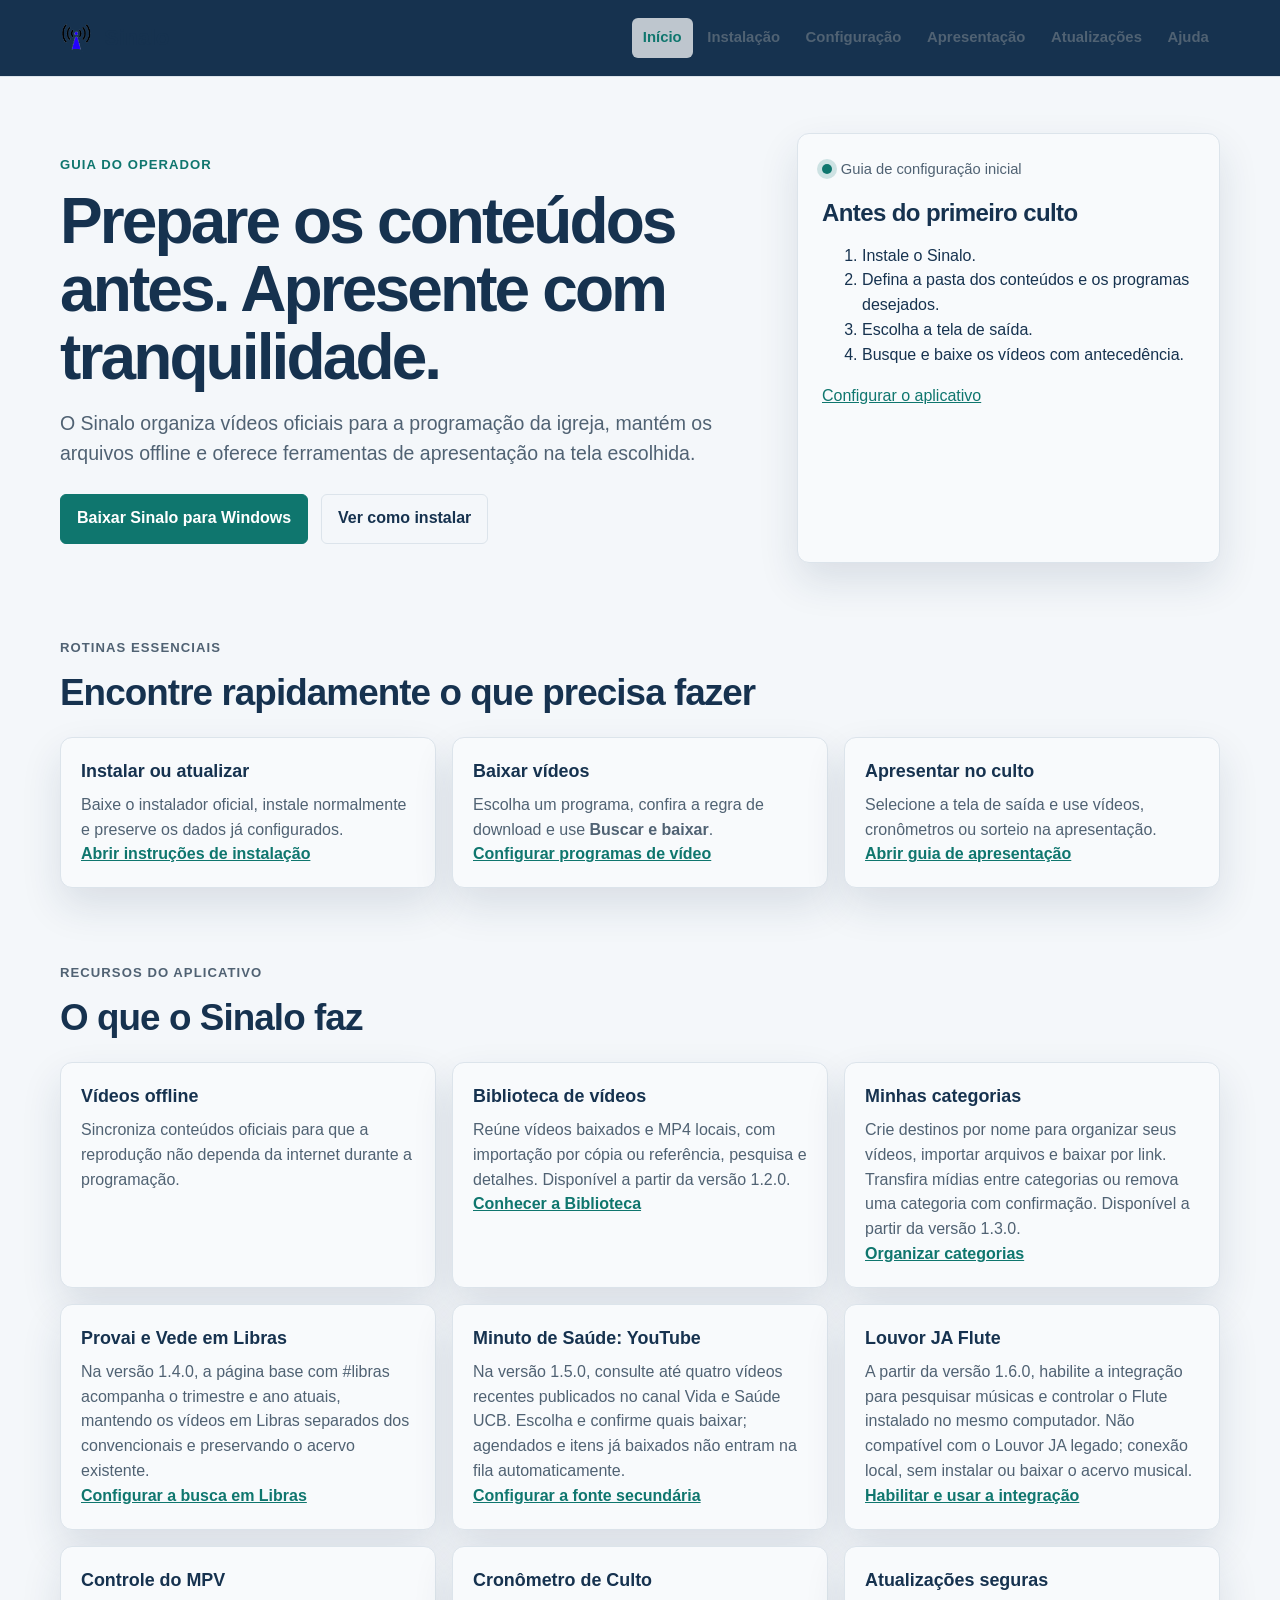
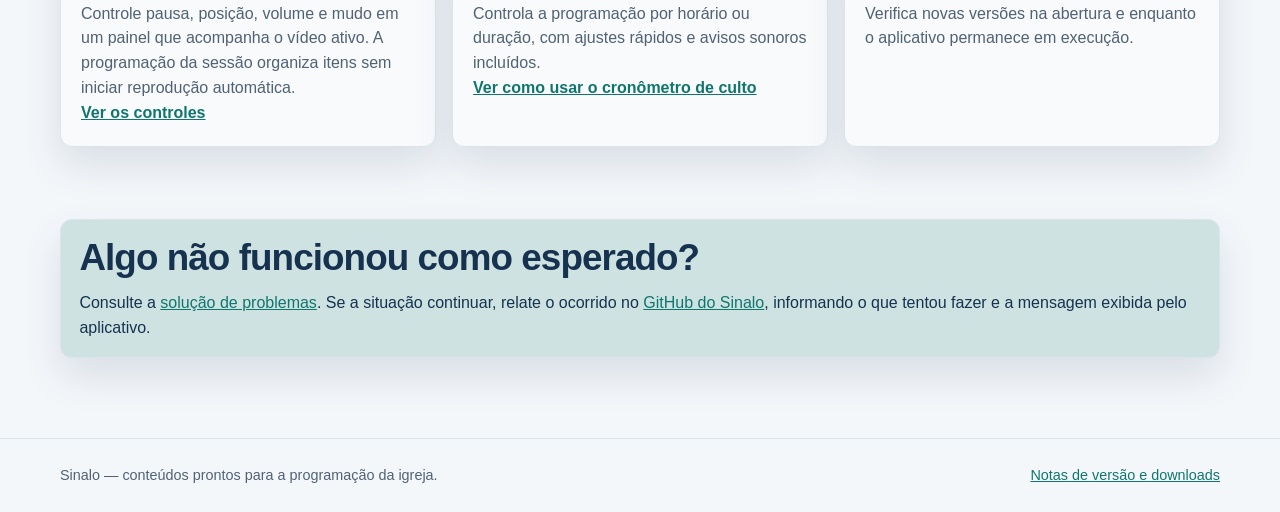
<file: site/index.html>
<!doctype html>
<html lang="pt-BR">
<head>
  <meta charset="utf-8">
  <meta name="viewport" content="width=device-width, initial-scale=1">
  <meta name="description" content="Guia de instalação, configuração e uso do Sinalo.">
  <title>Sinalo — Guia de uso</title>
  <link rel="icon" href="assets/images/sinalo.ico" media="(prefers-color-scheme: light)">
  <link rel="icon" href="assets/images/sinalo-dark.ico" media="(prefers-color-scheme: dark)">
  <link rel="stylesheet" href="assets/css/site.css">
</head>
<body>
  <a class="skip-link" href="#conteudo">Ir para o conteúdo</a>
  <header class="site-header">
    <div class="header-inner">
      <a class="brand" href="index.html"><span class="brand-mark" aria-hidden="true">S</span>Sinalo</a>
      <nav class="site-nav" aria-label="Navegação principal">
        <a aria-current="page" href="index.html">Início</a>
        <a href="instalacao.html">Instalação</a>
        <a href="configuracao.html">Configuração</a>
        <a href="apresentacao.html">Apresentação</a>
        <a href="atualizacoes.html">Atualizações</a>
        <a href="solucao-de-problemas.html">Ajuda</a>
      </nav>
    </div>
  </header>
  <main id="conteudo" class="page-shell">
    <section class="hero" aria-labelledby="titulo-principal">
      <div class="hero-copy">
        <p class="eyebrow">Guia do operador</p>
        <h1 id="titulo-principal">Prepare os conteúdos antes. Apresente com tranquilidade.</h1>
        <p class="lead">O Sinalo organiza vídeos oficiais para a programação da igreja, mantém os arquivos offline e oferece ferramentas de apresentação na tela escolhida.</p>
        <div class="button-row">
          <a class="button button-primary" href="https://github.com/fabriciosenadev/sinalo/releases/latest/download/Sinalo-Setup-win-x64.exe">Baixar Sinalo para Windows</a>
          <a class="button" href="instalacao.html">Ver como instalar</a>
        </div>
      </div>
      <aside class="hero-card" aria-label="Comece por aqui">
        <div class="status-line"><span class="status-dot" aria-hidden="true"></span>Guia de configuração inicial</div>
        <h2>Antes do primeiro culto</h2>
        <ol>
          <li>Instale o Sinalo.</li>
          <li>Defina a pasta dos conteúdos e os programas desejados.</li>
          <li>Escolha a tela de saída.</li>
          <li>Busque e baixe os vídeos com antecedência.</li>
        </ol>
        <a href="configuracao.html">Configurar o aplicativo</a>
      </aside>
    </section>

    <section class="section" aria-labelledby="rotinas-title">
      <div class="section-header">
        <p class="eyebrow">Rotinas essenciais</p>
        <h2 id="rotinas-title">Encontre rapidamente o que precisa fazer</h2>
      </div>
      <div class="card-grid">
        <article class="card"><h3>Instalar ou atualizar</h3><p>Baixe o instalador oficial, instale normalmente e preserve os dados já configurados.</p><a href="instalacao.html">Abrir instruções de instalação</a></article>
        <article class="card"><h3>Baixar vídeos</h3><p>Escolha um programa, confira a regra de download e use <strong>Buscar e baixar</strong>.</p><a href="configuracao.html#programas">Configurar programas de vídeo</a></article>
        <article class="card"><h3>Apresentar no culto</h3><p>Selecione a tela de saída e use vídeos, cronômetros ou sorteio na apresentação.</p><a href="apresentacao.html">Abrir guia de apresentação</a></article>
      </div>
    </section>

    <section class="section" aria-labelledby="recursos-title">
      <div class="section-header"><p class="eyebrow">Recursos do aplicativo</p><h2 id="recursos-title">O que o Sinalo faz</h2></div>
      <div class="card-grid">
        <article class="card"><h3>Vídeos offline</h3><p>Sincroniza conteúdos oficiais para que a reprodução não dependa da internet durante a programação.</p></article>
        <article class="card"><h3>Biblioteca de vídeos</h3><p>Reúne vídeos baixados e MP4 locais, com importação por cópia ou referência, pesquisa e detalhes. Disponível a partir da versão 1.2.0.</p><a href="configuracao.html#biblioteca">Conhecer a Biblioteca</a></article>
        <article class="card"><h3>Minhas categorias</h3><p>Crie destinos por nome para organizar seus vídeos, importar arquivos e baixar por link. Transfira mídias entre categorias ou remova uma categoria com confirmação. Disponível a partir da versão 1.3.0.</p><a href="configuracao.html#categorias-personalizadas">Organizar categorias</a></article>
        <article class="card"><h3>Provai e Vede em Libras</h3><p>Na versão 1.4.0, a página base com #libras acompanha o trimestre e ano atuais, mantendo os vídeos em Libras separados dos convencionais e preservando o acervo existente.</p><a href="configuracao.html#provai-trimestral">Configurar a busca em Libras</a></article>
        <article class="card"><h3>Minuto de Saúde: YouTube</h3><p>Na versão 1.5.0, consulte até quatro vídeos recentes publicados no canal Vida e Saúde UCB. Escolha e confirme quais baixar; agendados e itens já baixados não entram na fila automaticamente.</p><a href="configuracao.html#saude-youtube">Configurar a fonte secundária</a></article>
        <article class="card"><h3>Louvor JA Flute</h3><p>A partir da versão 1.6.0, habilite a integração para pesquisar músicas e controlar o Flute instalado no mesmo computador. Não compatível com o Louvor JA legado; conexão local, sem instalar ou baixar o acervo musical.</p><a href="louvor-ja.html">Habilitar e usar a integração</a></article>
        <article class="card"><h3>Controle do MPV</h3><p>Controle pausa, posição, volume e mudo em um painel que acompanha o vídeo ativo. A programação da sessão organiza itens sem iniciar reprodução automática.</p><a href="configuracao.html#reproducao">Ver os controles</a></article>
        <article class="card"><h3>Cronômetro de Culto</h3><p>Controla a programação por horário ou duração, com ajustes rápidos e avisos sonoros incluídos.</p><a href="apresentacao.html#cronometro-culto">Ver como usar o cronômetro de culto</a></article>
        <article class="card"><h3>Atualizações seguras</h3><p>Verifica novas versões na abertura e enquanto o aplicativo permanece em execução.</p></article>
      </div>
    </section>

    <section class="section callout" aria-labelledby="suporte-title">
      <h2 id="suporte-title">Algo não funcionou como esperado?</h2>
      <p>Consulte a <a href="solucao-de-problemas.html">solução de problemas</a>. Se a situação continuar, relate o ocorrido no <a href="https://github.com/fabriciosenadev/sinalo/issues">GitHub do Sinalo</a>, informando o que tentou fazer e a mensagem exibida pelo aplicativo.</p>
    </section>
  </main>
  <footer class="site-footer"><div class="footer-inner"><p>Sinalo — conteúdos prontos para a programação da igreja.</p><p><a href="https://github.com/fabriciosenadev/sinalo/releases">Notas de versão e downloads</a></p></div></footer>
</body>
</html>
</file>
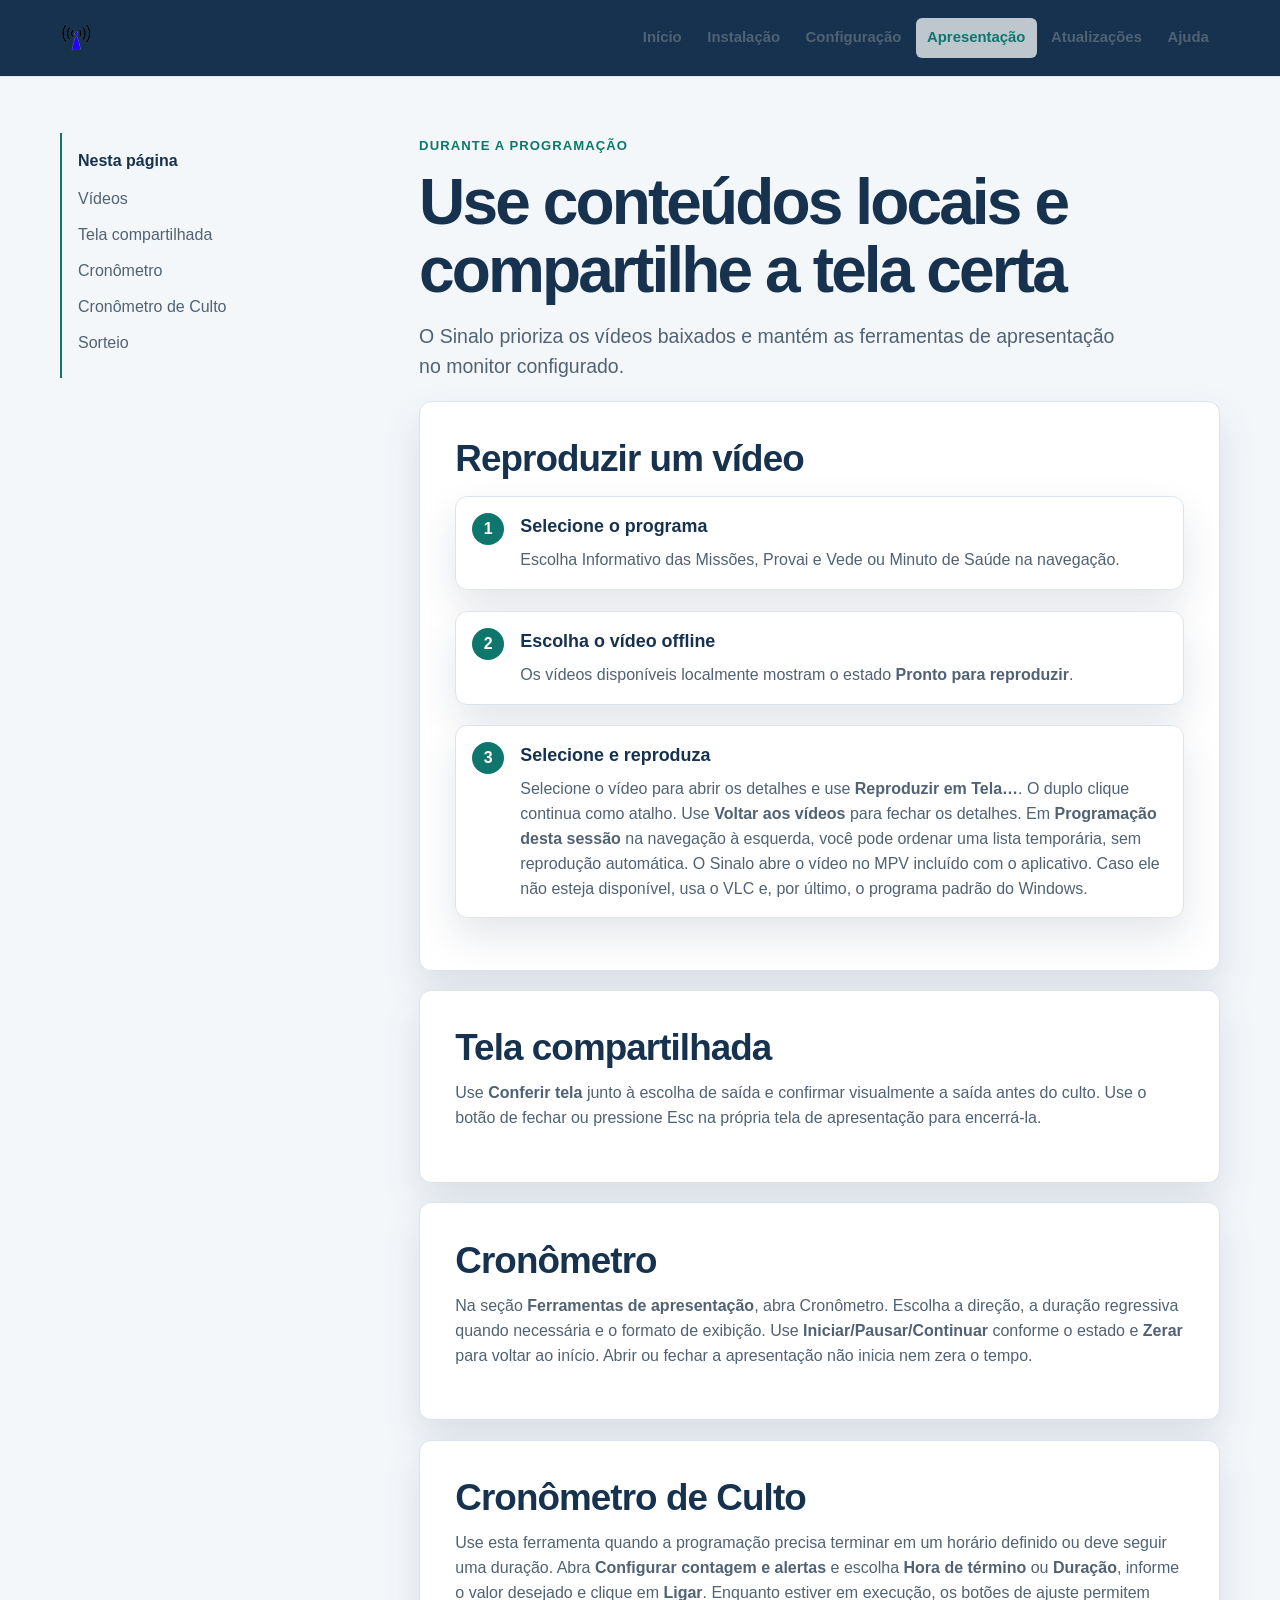
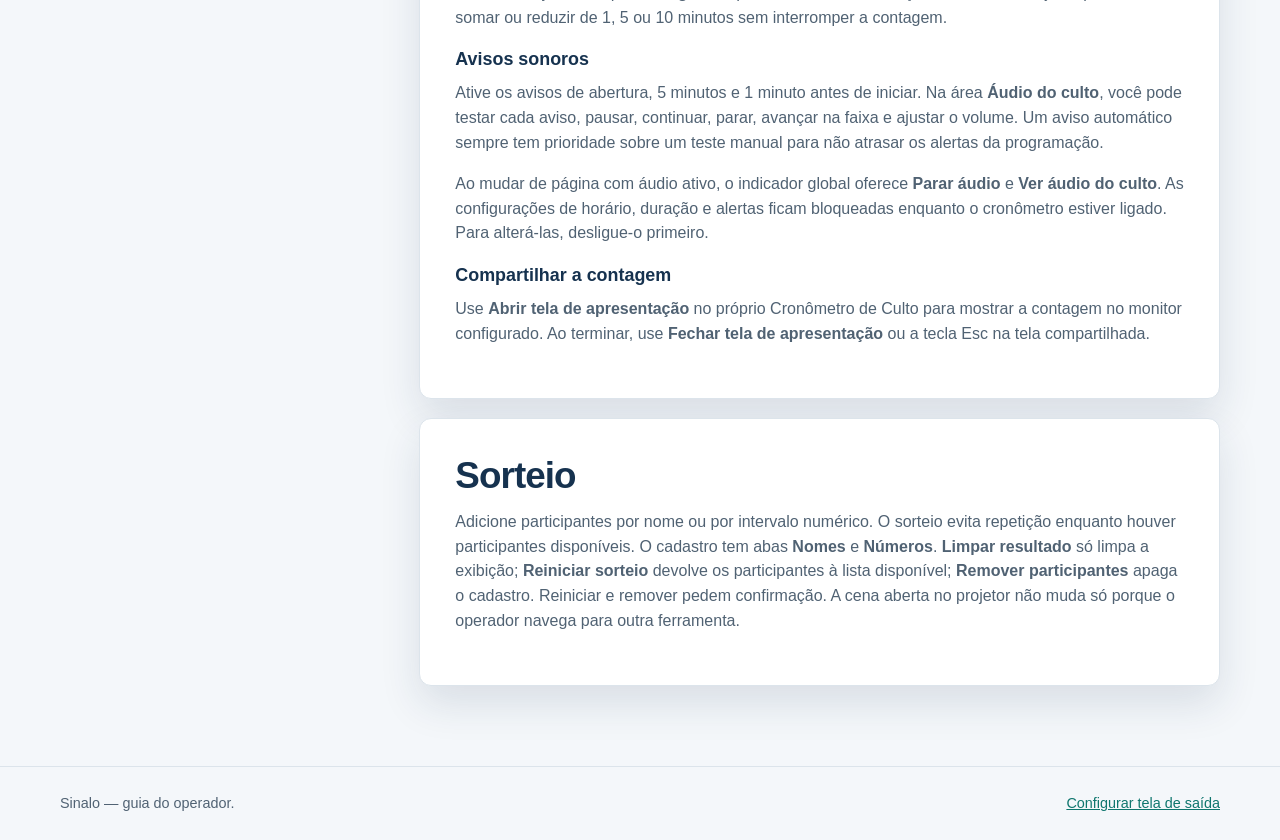
<file: site/apresentacao.html>
<!doctype html>
<html lang="pt-BR"><head><meta charset="utf-8"><meta name="viewport" content="width=device-width, initial-scale=1"><meta name="description" content="Como reproduzir vídeos e usar a tela de apresentação do Sinalo."><title>Apresentação — Sinalo</title><link rel="icon" href="assets/images/sinalo.ico" media="(prefers-color-scheme: light)"><link rel="icon" href="assets/images/sinalo-dark.ico" media="(prefers-color-scheme: dark)"><link rel="stylesheet" href="assets/css/site.css"></head>
<body><a class="skip-link" href="#conteudo">Ir para o conteúdo</a><header class="site-header"><div class="header-inner"><a class="brand" href="index.html"><span class="brand-mark" aria-hidden="true">S</span>Sinalo</a><nav class="site-nav" aria-label="Navegação principal"><a href="index.html">Início</a><a href="instalacao.html">Instalação</a><a href="configuracao.html">Configuração</a><a aria-current="page" href="apresentacao.html">Apresentação</a><a href="atualizacoes.html">Atualizações</a><a href="solucao-de-problemas.html">Ajuda</a></nav></div></header>
<main id="conteudo" class="page-shell"><div class="guide-layout"><aside class="guide-nav"><strong>Nesta página</strong><a href="#videos">Vídeos</a><a href="#tela">Tela compartilhada</a><a href="#cronometro">Cronômetro</a><a href="#cronometro-culto">Cronômetro de Culto</a><a href="#sorteio">Sorteio</a></aside><div><p class="eyebrow">Durante a programação</p><h1>Use conteúdos locais e compartilhe a tela certa</h1><p class="lead">O Sinalo prioriza os vídeos baixados e mantém as ferramentas de apresentação no monitor configurado.</p>
<section id="videos" class="guide-panel"><h2>Reproduzir um vídeo</h2><ol class="step-list"><li><h3>Selecione o programa</h3><p>Escolha Informativo das Missões, Provai e Vede ou Minuto de Saúde na navegação.</p></li><li><h3>Escolha o vídeo offline</h3><p>Os vídeos disponíveis localmente mostram o estado <strong>Pronto para reproduzir</strong>.</p></li><li><h3>Selecione e reproduza</h3><p>Selecione o vídeo para abrir os detalhes e use <strong>Reproduzir em Tela…</strong>. O duplo clique continua como atalho. Use <strong>Voltar aos vídeos</strong> para fechar os detalhes. Em <strong>Programação desta sessão</strong> na navegação à esquerda, você pode ordenar uma lista temporária, sem reprodução automática. O Sinalo abre o vídeo no MPV incluído com o aplicativo. Caso ele não esteja disponível, usa o VLC e, por último, o programa padrão do Windows.</p></li></ol></section>
<section id="tela" class="guide-panel"><h2>Tela compartilhada</h2><p>Use <strong>Conferir tela</strong> junto à escolha de saída e confirmar visualmente a saída antes do culto. Use o botão de fechar ou pressione Esc na própria tela de apresentação para encerrá-la.</p></section>
<section id="cronometro" class="guide-panel"><h2>Cronômetro</h2><p>Na seção <strong>Ferramentas de apresentação</strong>, abra Cronômetro. Escolha a direção, a duração regressiva quando necessária e o formato de exibição. Use <strong>Iniciar/Pausar/Continuar</strong> conforme o estado e <strong>Zerar</strong> para voltar ao início. Abrir ou fechar a apresentação não inicia nem zera o tempo.</p></section>
<section id="cronometro-culto" class="guide-panel"><h2>Cronômetro de Culto</h2><p>Use esta ferramenta quando a programação precisa terminar em um horário definido ou deve seguir uma duração. Abra <strong>Configurar contagem e alertas</strong> e escolha <strong>Hora de término</strong> ou <strong>Duração</strong>, informe o valor desejado e clique em <strong>Ligar</strong>. Enquanto estiver em execução, os botões de ajuste permitem somar ou reduzir de 1, 5 ou 10 minutos sem interromper a contagem.</p><h3>Avisos sonoros</h3><p>Ative os avisos de abertura, 5 minutos e 1 minuto antes de iniciar. Na área <strong>Áudio do culto</strong>, você pode testar cada aviso, pausar, continuar, parar, avançar na faixa e ajustar o volume. Um aviso automático sempre tem prioridade sobre um teste manual para não atrasar os alertas da programação.</p><p>Ao mudar de página com áudio ativo, o indicador global oferece <strong>Parar áudio</strong> e <strong>Ver áudio do culto</strong>. As configurações de horário, duração e alertas ficam bloqueadas enquanto o cronômetro estiver ligado. Para alterá-las, desligue-o primeiro.</p><h3>Compartilhar a contagem</h3><p>Use <strong>Abrir tela de apresentação</strong> no próprio Cronômetro de Culto para mostrar a contagem no monitor configurado. Ao terminar, use <strong>Fechar tela de apresentação</strong> ou a tecla Esc na tela compartilhada.</p></section>
<section id="sorteio" class="guide-panel"><h2>Sorteio</h2><p>Adicione participantes por nome ou por intervalo numérico. O sorteio evita repetição enquanto houver participantes disponíveis. O cadastro tem abas <strong>Nomes</strong> e <strong>Números</strong>. <strong>Limpar resultado</strong> só limpa a exibição; <strong>Reiniciar sorteio</strong> devolve os participantes à lista disponível; <strong>Remover participantes</strong> apaga o cadastro. Reiniciar e remover pedem confirmação. A cena aberta no projetor não muda só porque o operador navega para outra ferramenta.</p></section>
</div></div></main><footer class="site-footer"><div class="footer-inner"><p>Sinalo — guia do operador.</p><p><a href="configuracao.html#tela">Configurar tela de saída</a></p></div></footer></body></html>
</file>
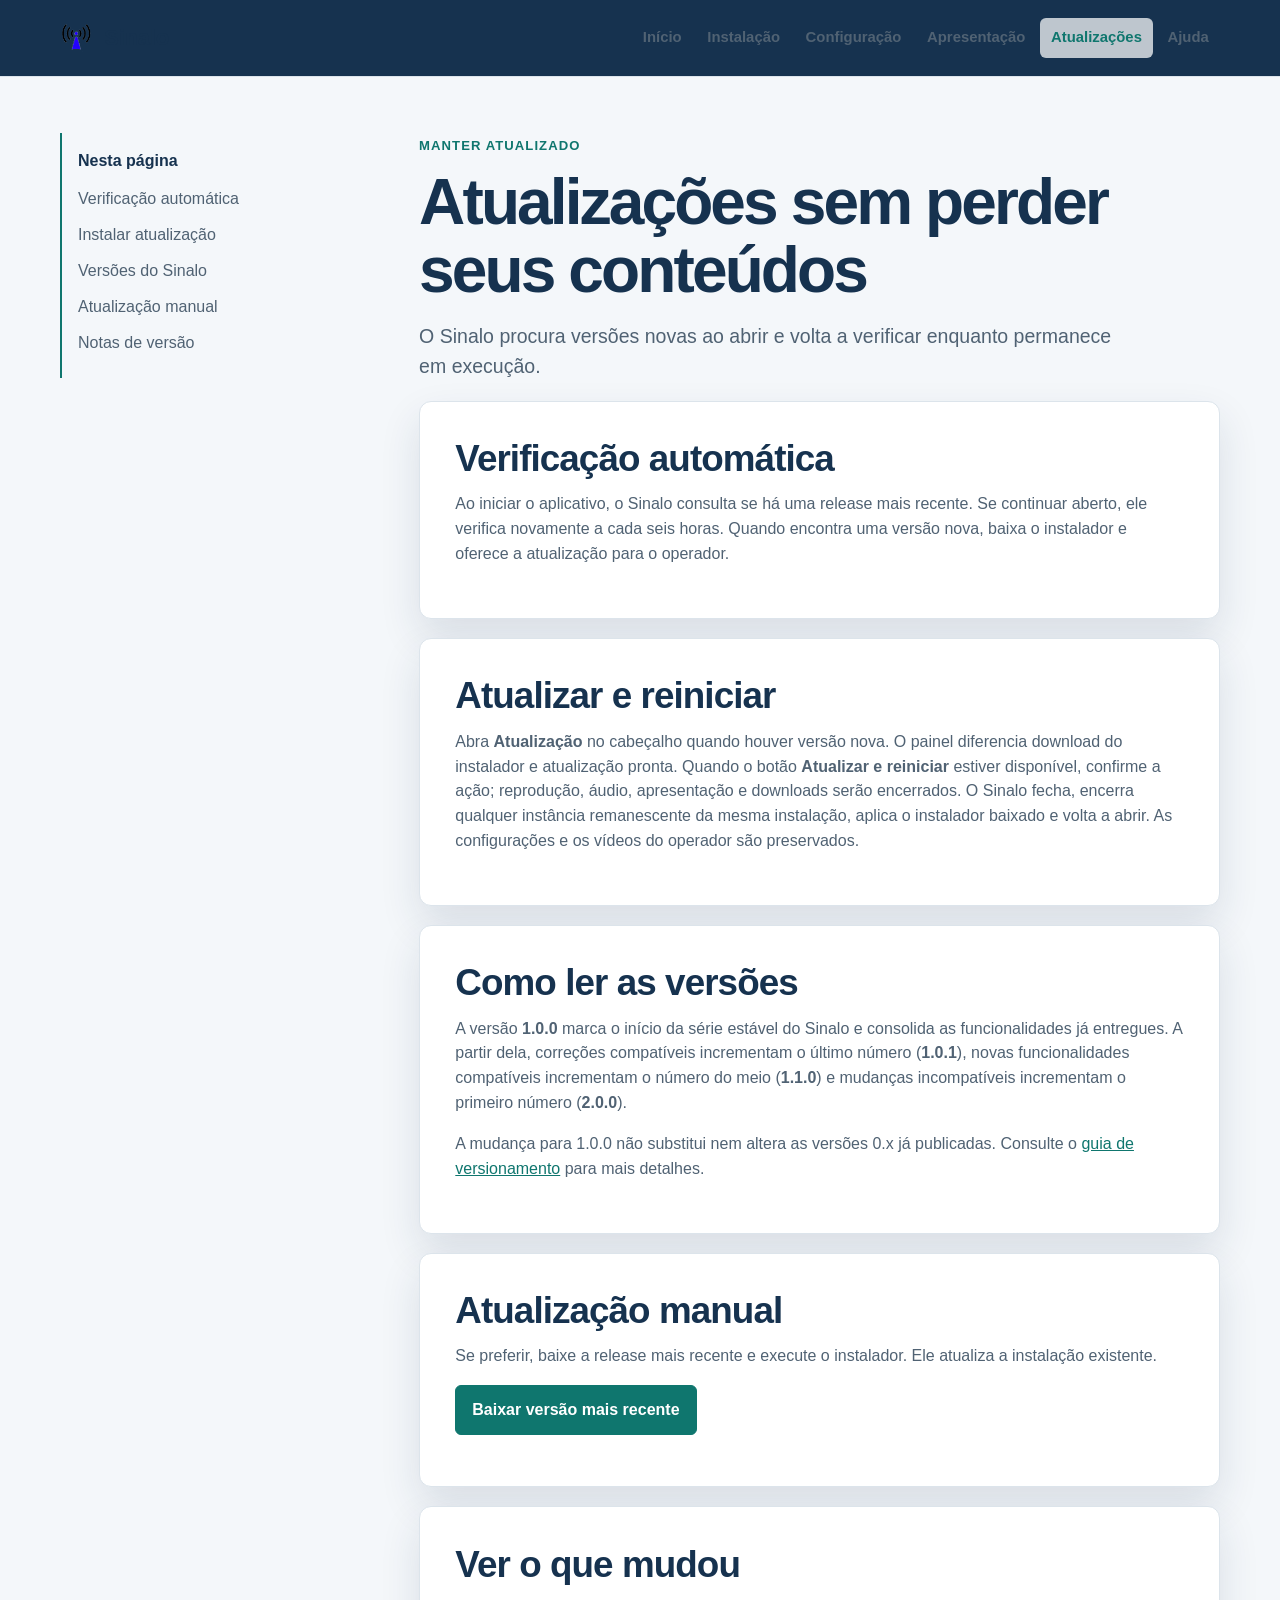
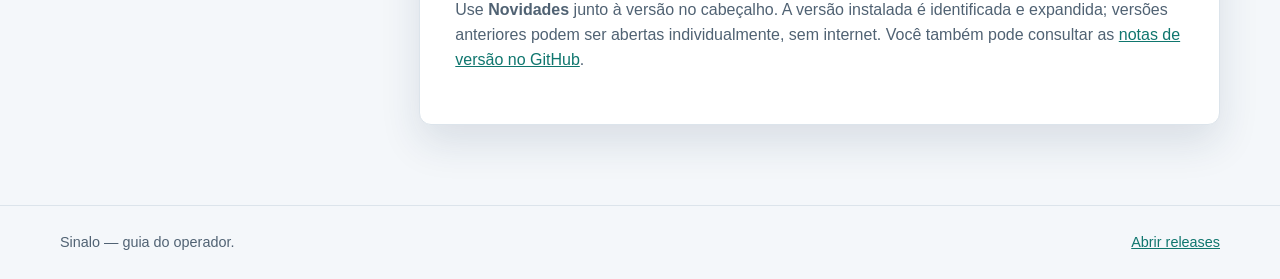
<file: site/atualizacoes.html>
<!doctype html>
<html lang="pt-BR"><head><meta charset="utf-8"><meta name="viewport" content="width=device-width, initial-scale=1"><meta name="description" content="Como funcionam as atualizações do Sinalo."><title>Atualizações — Sinalo</title><link rel="icon" href="assets/images/sinalo.ico" media="(prefers-color-scheme: light)"><link rel="icon" href="assets/images/sinalo-dark.ico" media="(prefers-color-scheme: dark)"><link rel="stylesheet" href="assets/css/site.css"></head>
<body><a class="skip-link" href="#conteudo">Ir para o conteúdo</a><header class="site-header"><div class="header-inner"><a class="brand" href="index.html"><span class="brand-mark" aria-hidden="true">S</span>Sinalo</a><nav class="site-nav" aria-label="Navegação principal"><a href="index.html">Início</a><a href="instalacao.html">Instalação</a><a href="configuracao.html">Configuração</a><a href="apresentacao.html">Apresentação</a><a aria-current="page" href="atualizacoes.html">Atualizações</a><a href="solucao-de-problemas.html">Ajuda</a></nav></div></header>
<main id="conteudo" class="page-shell"><div class="guide-layout"><aside class="guide-nav"><strong>Nesta página</strong><a href="#automaticas">Verificação automática</a><a href="#instalar">Instalar atualização</a><a href="#versoes">Versões do Sinalo</a><a href="#manual">Atualização manual</a><a href="#notas">Notas de versão</a></aside><div><p class="eyebrow">Manter atualizado</p><h1>Atualizações sem perder seus conteúdos</h1><p class="lead">O Sinalo procura versões novas ao abrir e volta a verificar enquanto permanece em execução.</p>
<section id="automaticas" class="guide-panel"><h2>Verificação automática</h2><p>Ao iniciar o aplicativo, o Sinalo consulta se há uma release mais recente. Se continuar aberto, ele verifica novamente a cada seis horas. Quando encontra uma versão nova, baixa o instalador e oferece a atualização para o operador.</p></section>
<section id="instalar" class="guide-panel"><h2>Atualizar e reiniciar</h2><p>Abra <strong>Atualização</strong> no cabeçalho quando houver versão nova. O painel diferencia download do instalador e atualização pronta. Quando o botão <strong>Atualizar e reiniciar</strong> estiver disponível, confirme a ação; reprodução, áudio, apresentação e downloads serão encerrados. O Sinalo fecha, encerra qualquer instância remanescente da mesma instalação, aplica o instalador baixado e volta a abrir. As configurações e os vídeos do operador são preservados.</p></section>
<section id="versoes" class="guide-panel"><h2>Como ler as versões</h2><p>A versão <strong>1.0.0</strong> marca o início da série estável do Sinalo e consolida as funcionalidades já entregues. A partir dela, correções compatíveis incrementam o último número (<strong>1.0.1</strong>), novas funcionalidades compatíveis incrementam o número do meio (<strong>1.1.0</strong>) e mudanças incompatíveis incrementam o primeiro número (<strong>2.0.0</strong>).</p><p>A mudança para 1.0.0 não substitui nem altera as versões 0.x já publicadas. Consulte o <a href="https://github.com/fabriciosenadev/sinalo/blob/main/docs/versionamento.md">guia de versionamento</a> para mais detalhes.</p></section>
<section id="manual" class="guide-panel"><h2>Atualização manual</h2><p>Se preferir, baixe a release mais recente e execute o instalador. Ele atualiza a instalação existente.</p><p><a class="button button-primary" href="https://github.com/fabriciosenadev/sinalo/releases/latest/download/Sinalo-Setup-win-x64.exe">Baixar versão mais recente</a></p></section>
<section id="notas" class="guide-panel"><h2>Ver o que mudou</h2><p>Use <strong>Novidades</strong> junto à versão no cabeçalho. A versão instalada é identificada e expandida; versões anteriores podem ser abertas individualmente, sem internet. Você também pode consultar as <a href="https://github.com/fabriciosenadev/sinalo/releases">notas de versão no GitHub</a>.</p></section>
</div></div></main><footer class="site-footer"><div class="footer-inner"><p>Sinalo — guia do operador.</p><p><a href="https://github.com/fabriciosenadev/sinalo/releases">Abrir releases</a></p></div></footer></body></html>
</file>
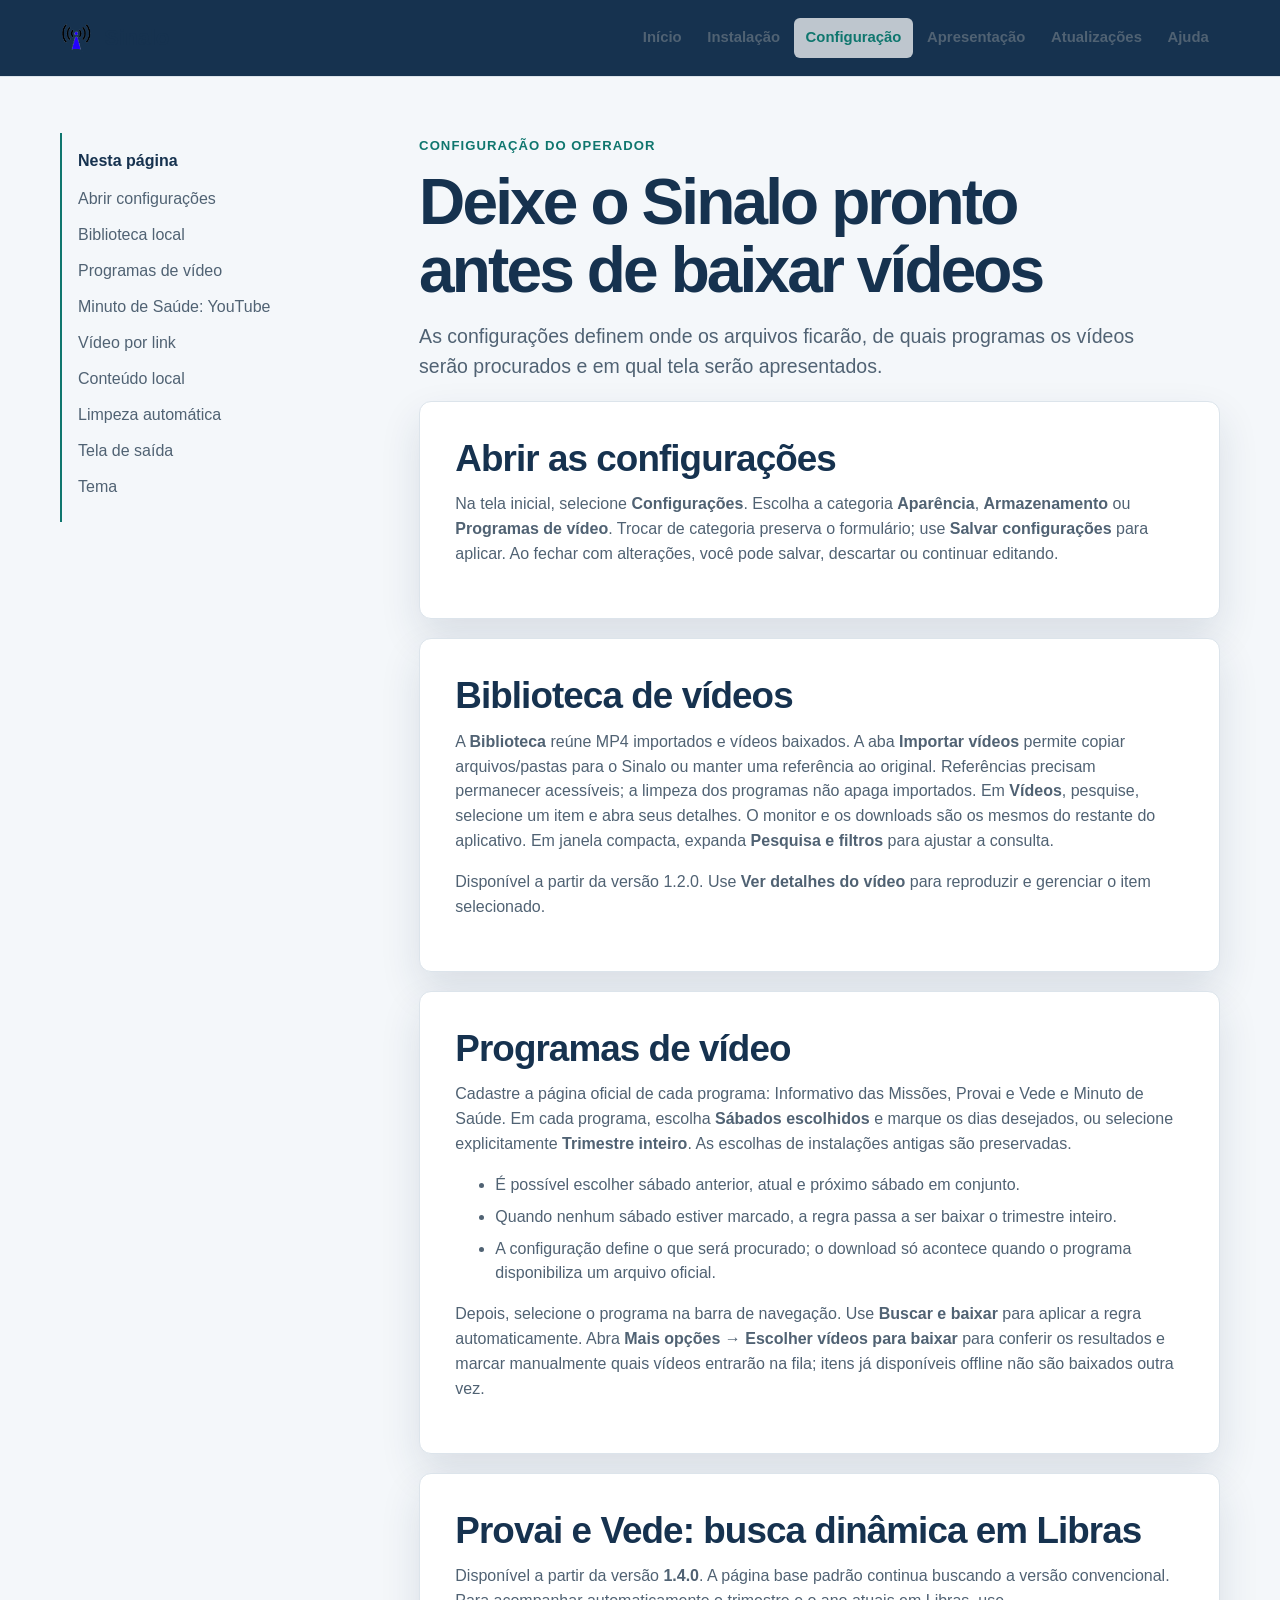
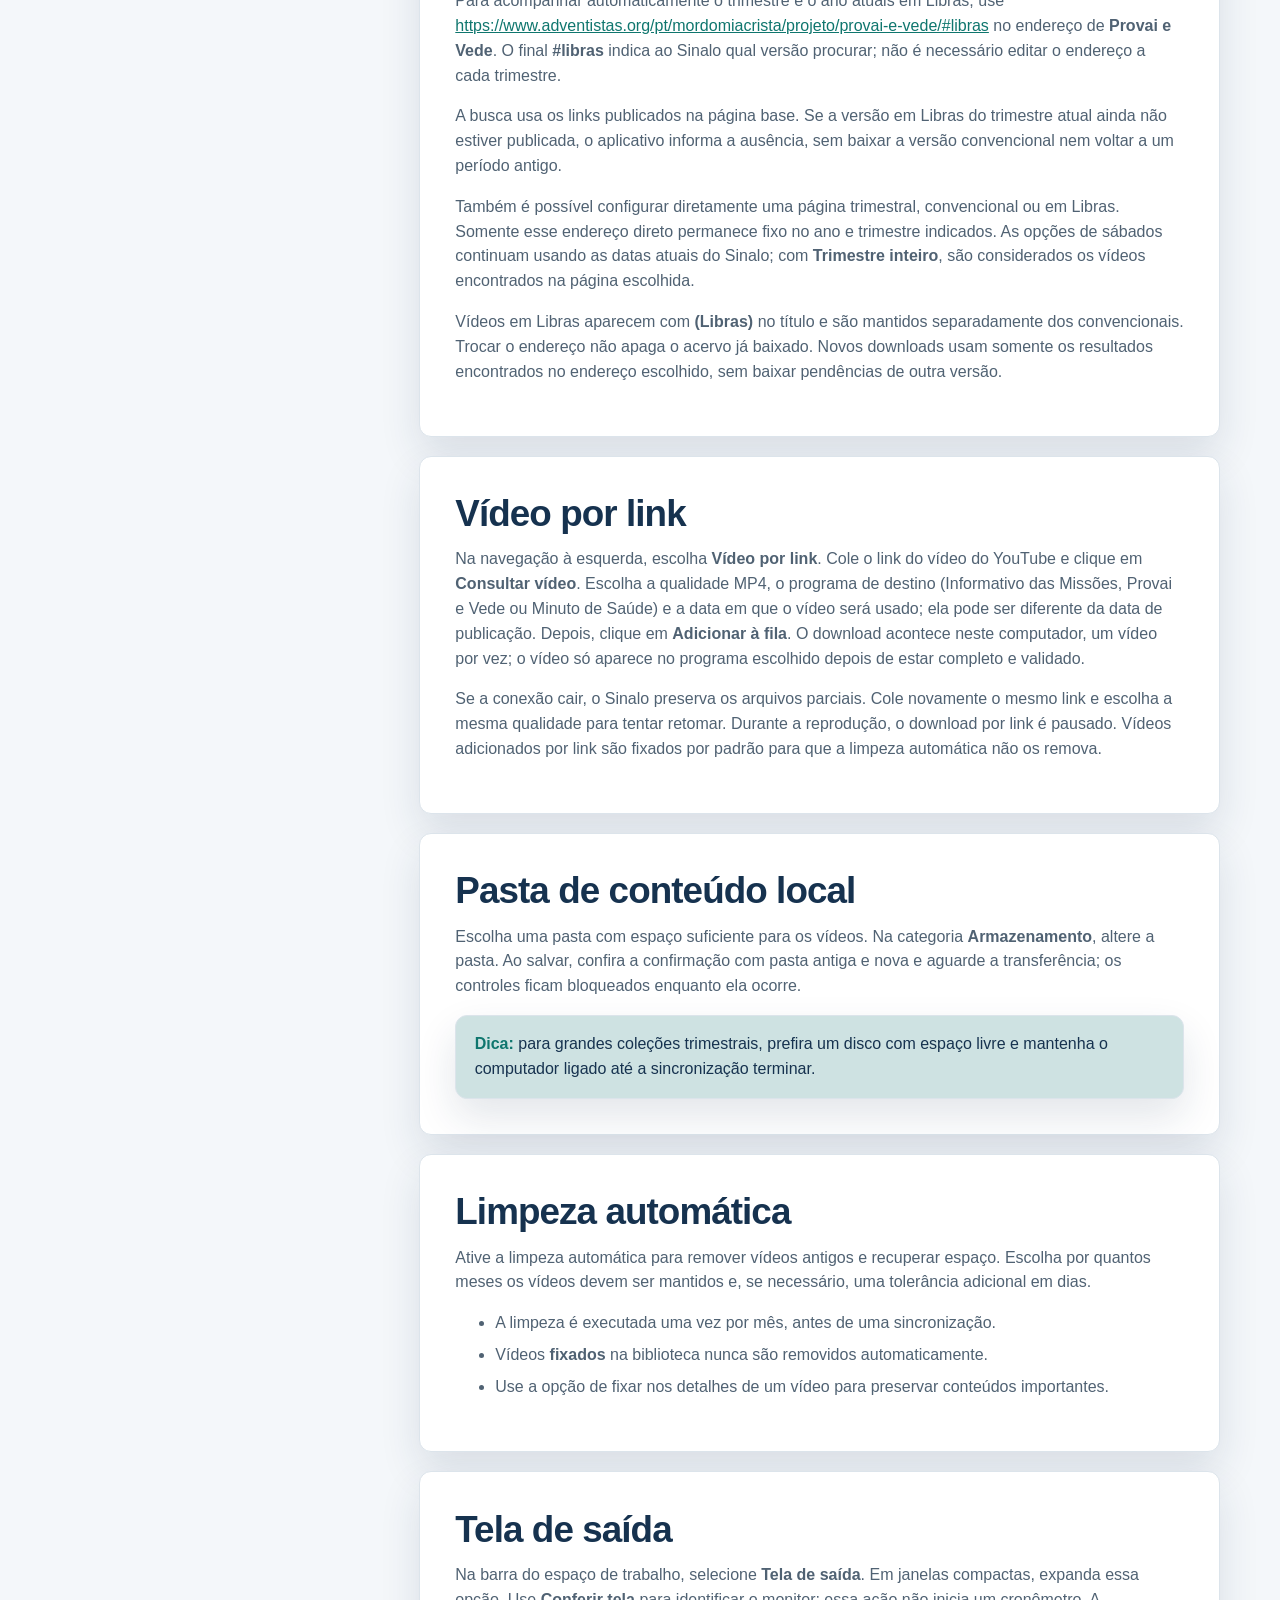
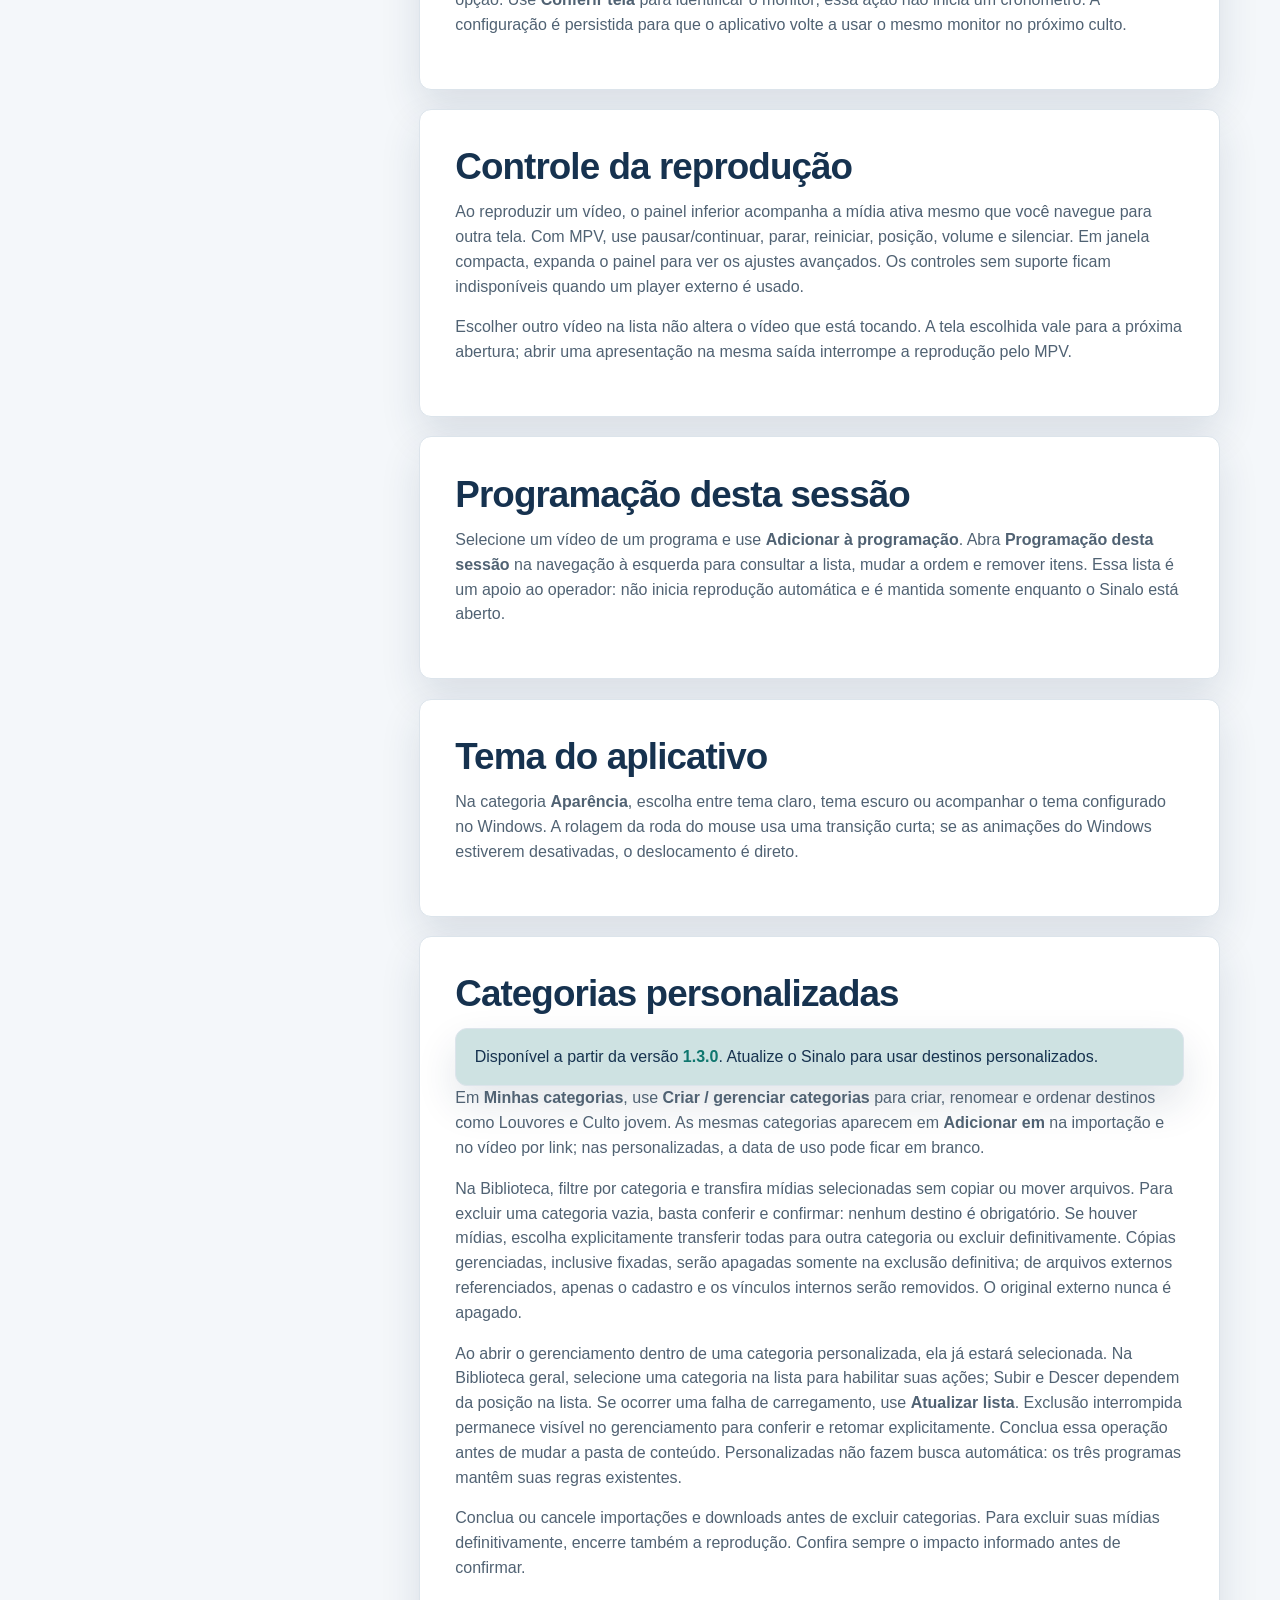
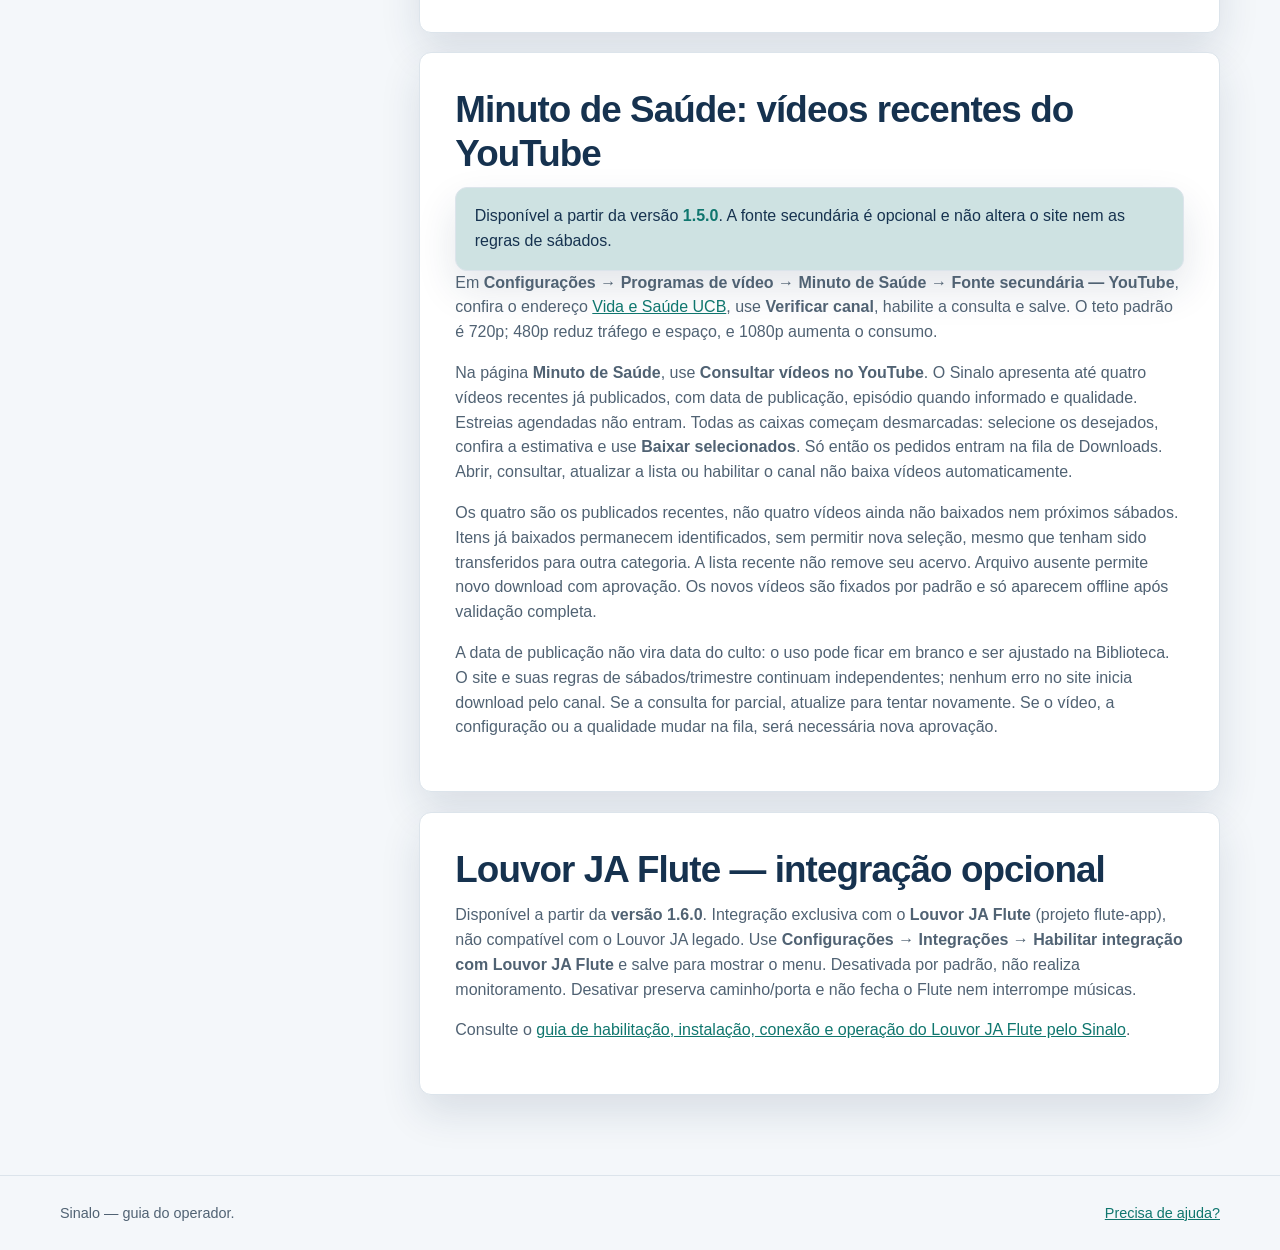
<file: site/configuracao.html>
<!doctype html>
<html lang="pt-BR"><head><meta charset="utf-8"><meta name="viewport" content="width=device-width, initial-scale=1"><meta name="description" content="Como configurar programas de vídeo, pasta de conteúdo e tela de saída no Sinalo."><title>Configuração — Sinalo</title><link rel="icon" href="assets/images/sinalo.ico" media="(prefers-color-scheme: light)"><link rel="icon" href="assets/images/sinalo-dark.ico" media="(prefers-color-scheme: dark)"><link rel="stylesheet" href="assets/css/site.css"></head>
<body><a class="skip-link" href="#conteudo">Ir para o conteúdo</a><header class="site-header"><div class="header-inner"><a class="brand" href="index.html"><span class="brand-mark" aria-hidden="true">S</span>Sinalo</a><nav class="site-nav" aria-label="Navegação principal"><a href="index.html">Início</a><a href="instalacao.html">Instalação</a><a aria-current="page" href="configuracao.html">Configuração</a><a href="apresentacao.html">Apresentação</a><a href="atualizacoes.html">Atualizações</a><a href="solucao-de-problemas.html">Ajuda</a></nav></div></header>
<main id="conteudo" class="page-shell"><div class="guide-layout"><aside class="guide-nav"><strong>Nesta página</strong><a href="#abrir">Abrir configurações</a><a href="#biblioteca">Biblioteca local</a><a href="#programas">Programas de vídeo</a><a href="#saude-youtube">Minuto de Saúde: YouTube</a><a href="#video-link">Vídeo por link</a><a href="#conteudo-local">Conteúdo local</a><a href="#limpeza">Limpeza automática</a><a href="#tela">Tela de saída</a><a href="#tema">Tema</a></aside><div><p class="eyebrow">Configuração do operador</p><h1>Deixe o Sinalo pronto antes de baixar vídeos</h1><p class="lead">As configurações definem onde os arquivos ficarão, de quais programas os vídeos serão procurados e em qual tela serão apresentados.</p>
<section id="abrir" class="guide-panel"><h2>Abrir as configurações</h2><p>Na tela inicial, selecione <strong>Configurações</strong>. Escolha a categoria <strong>Aparência</strong>, <strong>Armazenamento</strong> ou <strong>Programas de vídeo</strong>. Trocar de categoria preserva o formulário; use <strong>Salvar configurações</strong> para aplicar. Ao fechar com alterações, você pode salvar, descartar ou continuar editando.</p></section>
<section id="biblioteca" class="guide-panel"><h2>Biblioteca de vídeos</h2><p>A <strong>Biblioteca</strong> reúne MP4 importados e vídeos baixados. A aba <strong>Importar vídeos</strong> permite copiar arquivos/pastas para o Sinalo ou manter uma referência ao original. Referências precisam permanecer acessíveis; a limpeza dos programas não apaga importados. Em <strong>Vídeos</strong>, pesquise, selecione um item e abra seus detalhes. O monitor e os downloads são os mesmos do restante do aplicativo. Em janela compacta, expanda <strong>Pesquisa e filtros</strong> para ajustar a consulta.</p><p>Disponível a partir da versão 1.2.0. Use <strong>Ver detalhes do vídeo</strong> para reproduzir e gerenciar o item selecionado.</p></section>
<section id="programas" class="guide-panel"><h2>Programas de vídeo</h2><p>Cadastre a página oficial de cada programa: Informativo das Missões, Provai e Vede e Minuto de Saúde. Em cada programa, escolha <strong>Sábados escolhidos</strong> e marque os dias desejados, ou selecione explicitamente <strong>Trimestre inteiro</strong>. As escolhas de instalações antigas são preservadas.</p><ul><li>É possível escolher sábado anterior, atual e próximo sábado em conjunto.</li><li>Quando nenhum sábado estiver marcado, a regra passa a ser baixar o trimestre inteiro.</li><li>A configuração define o que será procurado; o download só acontece quando o programa disponibiliza um arquivo oficial.</li></ul><p>Depois, selecione o programa na barra de navegação. Use <strong>Buscar e baixar</strong> para aplicar a regra automaticamente. Abra <strong>Mais opções → Escolher vídeos para baixar</strong> para conferir os resultados e marcar manualmente quais vídeos entrarão na fila; itens já disponíveis offline não são baixados outra vez.</p></section>
<section id="provai-trimestral" class="guide-panel"><h2>Provai e Vede: busca dinâmica em Libras</h2><p>Disponível a partir da versão <strong>1.4.0</strong>. A página base padrão continua buscando a versão convencional. Para acompanhar automaticamente o trimestre e o ano atuais em Libras, use <a href="https://www.adventistas.org/pt/mordomiacrista/projeto/provai-e-vede/#libras">https://www.adventistas.org/pt/mordomiacrista/projeto/provai-e-vede/#libras</a> no endereço de <strong>Provai e Vede</strong>. O final <strong>#libras</strong> indica ao Sinalo qual versão procurar; não é necessário editar o endereço a cada trimestre.</p><p>A busca usa os links publicados na página base. Se a versão em Libras do trimestre atual ainda não estiver publicada, o aplicativo informa a ausência, sem baixar a versão convencional nem voltar a um período antigo.</p><p>Também é possível configurar diretamente uma página trimestral, convencional ou em Libras. Somente esse endereço direto permanece fixo no ano e trimestre indicados. As opções de sábados continuam usando as datas atuais do Sinalo; com <strong>Trimestre inteiro</strong>, são considerados os vídeos encontrados na página escolhida.</p><p>Vídeos em Libras aparecem com <strong>(Libras)</strong> no título e são mantidos separadamente dos convencionais. Trocar o endereço não apaga o acervo já baixado. Novos downloads usam somente os resultados encontrados no endereço escolhido, sem baixar pendências de outra versão.</p></section>
<section id="video-link" class="guide-panel"><h2>Vídeo por link</h2><p>Na navegação à esquerda, escolha <strong>Vídeo por link</strong>. Cole o link do vídeo do YouTube e clique em <strong>Consultar vídeo</strong>. Escolha a qualidade MP4, o programa de destino (Informativo das Missões, Provai e Vede ou Minuto de Saúde) e a data em que o vídeo será usado; ela pode ser diferente da data de publicação. Depois, clique em <strong>Adicionar à fila</strong>. O download acontece neste computador, um vídeo por vez; o vídeo só aparece no programa escolhido depois de estar completo e validado.</p><p>Se a conexão cair, o Sinalo preserva os arquivos parciais. Cole novamente o mesmo link e escolha a mesma qualidade para tentar retomar. Durante a reprodução, o download por link é pausado. Vídeos adicionados por link são fixados por padrão para que a limpeza automática não os remova.</p></section>
<section id="conteudo-local" class="guide-panel"><h2>Pasta de conteúdo local</h2><p>Escolha uma pasta com espaço suficiente para os vídeos. Na categoria <strong>Armazenamento</strong>, altere a pasta. Ao salvar, confira a confirmação com pasta antiga e nova e aguarde a transferência; os controles ficam bloqueados enquanto ela ocorre.</p><div class="callout"><p><strong>Dica:</strong> para grandes coleções trimestrais, prefira um disco com espaço livre e mantenha o computador ligado até a sincronização terminar.</p></div></section>
<section id="limpeza" class="guide-panel"><h2>Limpeza automática</h2><p>Ative a limpeza automática para remover vídeos antigos e recuperar espaço. Escolha por quantos meses os vídeos devem ser mantidos e, se necessário, uma tolerância adicional em dias.</p><ul><li>A limpeza é executada uma vez por mês, antes de uma sincronização.</li><li>Vídeos <strong>fixados</strong> na biblioteca nunca são removidos automaticamente.</li><li>Use a opção de fixar nos detalhes de um vídeo para preservar conteúdos importantes.</li></ul></section>
<section id="tela" class="guide-panel"><h2>Tela de saída</h2><p>Na barra do espaço de trabalho, selecione <strong>Tela de saída</strong>. Em janelas compactas, expanda essa opção. Use <strong>Conferir tela</strong> para identificar o monitor; essa ação não inicia um cronômetro. A configuração é persistida para que o aplicativo volte a usar o mesmo monitor no próximo culto.</p></section>
<section id="reproducao" class="guide-panel"><h2>Controle da reprodução</h2><p>Ao reproduzir um vídeo, o painel inferior acompanha a mídia ativa mesmo que você navegue para outra tela. Com MPV, use pausar/continuar, parar, reiniciar, posição, volume e silenciar. Em janela compacta, expanda o painel para ver os ajustes avançados. Os controles sem suporte ficam indisponíveis quando um player externo é usado.</p><p>Escolher outro vídeo na lista não altera o vídeo que está tocando. A tela escolhida vale para a próxima abertura; abrir uma apresentação na mesma saída interrompe a reprodução pelo MPV.</p></section>
<section id="programacao" class="guide-panel"><h2>Programação desta sessão</h2><p>Selecione um vídeo de um programa e use <strong>Adicionar à programação</strong>. Abra <strong>Programação desta sessão</strong> na navegação à esquerda para consultar a lista, mudar a ordem e remover itens. Essa lista é um apoio ao operador: não inicia reprodução automática e é mantida somente enquanto o Sinalo está aberto.</p></section>
<section id="tema" class="guide-panel"><h2>Tema do aplicativo</h2><p>Na categoria <strong>Aparência</strong>, escolha entre tema claro, tema escuro ou acompanhar o tema configurado no Windows. A rolagem da roda do mouse usa uma transição curta; se as animações do Windows estiverem desativadas, o deslocamento é direto.</p></section>
<section id="categorias-personalizadas" class="guide-panel">
<h2>Categorias personalizadas</h2>
<div class="callout"><p>Disponível a partir da versão <strong>1.3.0</strong>. Atualize o Sinalo para usar destinos personalizados.</p></div>
<p>Em <strong>Minhas categorias</strong>, use <strong>Criar / gerenciar categorias</strong> para criar, renomear e ordenar destinos como Louvores e Culto jovem. As mesmas categorias aparecem em <strong>Adicionar em</strong> na importação e no vídeo por link; nas personalizadas, a data de uso pode ficar em branco.</p>
<p>Na Biblioteca, filtre por categoria e transfira mídias selecionadas sem copiar ou mover arquivos. Para excluir uma categoria vazia, basta conferir e confirmar: nenhum destino é obrigatório. Se houver mídias, escolha explicitamente transferir todas para outra categoria ou excluir definitivamente. Cópias gerenciadas, inclusive fixadas, serão apagadas somente na exclusão definitiva; de arquivos externos referenciados, apenas o cadastro e os vínculos internos serão removidos. O original externo nunca é apagado.</p>
<p>Ao abrir o gerenciamento dentro de uma categoria personalizada, ela já estará selecionada. Na Biblioteca geral, selecione uma categoria na lista para habilitar suas ações; Subir e Descer dependem da posição na lista. Se ocorrer uma falha de carregamento, use <strong>Atualizar lista</strong>. Exclusão interrompida permanece visível no gerenciamento para conferir e retomar explicitamente. Conclua essa operação antes de mudar a pasta de conteúdo. Personalizadas não fazem busca automática: os três programas mantêm suas regras existentes.</p>
<p>Conclua ou cancele importações e downloads antes de excluir categorias. Para excluir suas mídias definitivamente, encerre também a reprodução. Confira sempre o impacto informado antes de confirmar.</p>
</section>
<section id="saude-youtube" class="guide-panel">
<h2>Minuto de Saúde: vídeos recentes do YouTube</h2>
<div class="callout"><p>Disponível a partir da versão <strong>1.5.0</strong>. A fonte secundária é opcional e não altera o site nem as regras de sábados.</p></div>
<p>Em <strong>Configurações → Programas de vídeo → Minuto de Saúde → Fonte secundária — YouTube</strong>, confira o endereço <a href="https://www.youtube.com/@VidaeSaudeUCB/videos">Vida e Saúde UCB</a>, use <strong>Verificar canal</strong>, habilite a consulta e salve. O teto padrão é 720p; 480p reduz tráfego e espaço, e 1080p aumenta o consumo.</p>
<p>Na página <strong>Minuto de Saúde</strong>, use <strong>Consultar vídeos no YouTube</strong>. O Sinalo apresenta até quatro vídeos recentes já publicados, com data de publicação, episódio quando informado e qualidade. Estreias agendadas não entram. Todas as caixas começam desmarcadas: selecione os desejados, confira a estimativa e use <strong>Baixar selecionados</strong>. Só então os pedidos entram na fila de Downloads. Abrir, consultar, atualizar a lista ou habilitar o canal não baixa vídeos automaticamente.</p>
<p>Os quatro são os publicados recentes, não quatro vídeos ainda não baixados nem próximos sábados. Itens já baixados permanecem identificados, sem permitir nova seleção, mesmo que tenham sido transferidos para outra categoria. A lista recente não remove seu acervo. Arquivo ausente permite novo download com aprovação. Os novos vídeos são fixados por padrão e só aparecem offline após validação completa.</p>
<p>A data de publicação não vira data do culto: o uso pode ficar em branco e ser ajustado na Biblioteca. O site e suas regras de sábados/trimestre continuam independentes; nenhum erro no site inicia download pelo canal. Se a consulta for parcial, atualize para tentar novamente. Se o vídeo, a configuração ou a qualidade mudar na fila, será necessária nova aprovação.</p>
</section>
<section id="louvor-ja" class="guide-panel"><h2>Louvor JA Flute — integração opcional</h2><p>Disponível a partir da <strong>versão 1.6.0</strong>. Integração exclusiva com o <strong>Louvor JA Flute</strong> (projeto flute-app), não compatível com o Louvor JA legado. Use <strong>Configurações → Integrações → Habilitar integração com Louvor JA Flute</strong> e salve para mostrar o menu. Desativada por padrão, não realiza monitoramento. Desativar preserva caminho/porta e não fecha o Flute nem interrompe músicas.</p><p>Consulte o <a href="louvor-ja.html">guia de habilitação, instalação, conexão e operação do Louvor JA Flute pelo Sinalo</a>.</p></section>
</div></div></main><footer class="site-footer"><div class="footer-inner"><p>Sinalo — guia do operador.</p><p><a href="solucao-de-problemas.html">Precisa de ajuda?</a></p></div></footer></body></html>
</file>
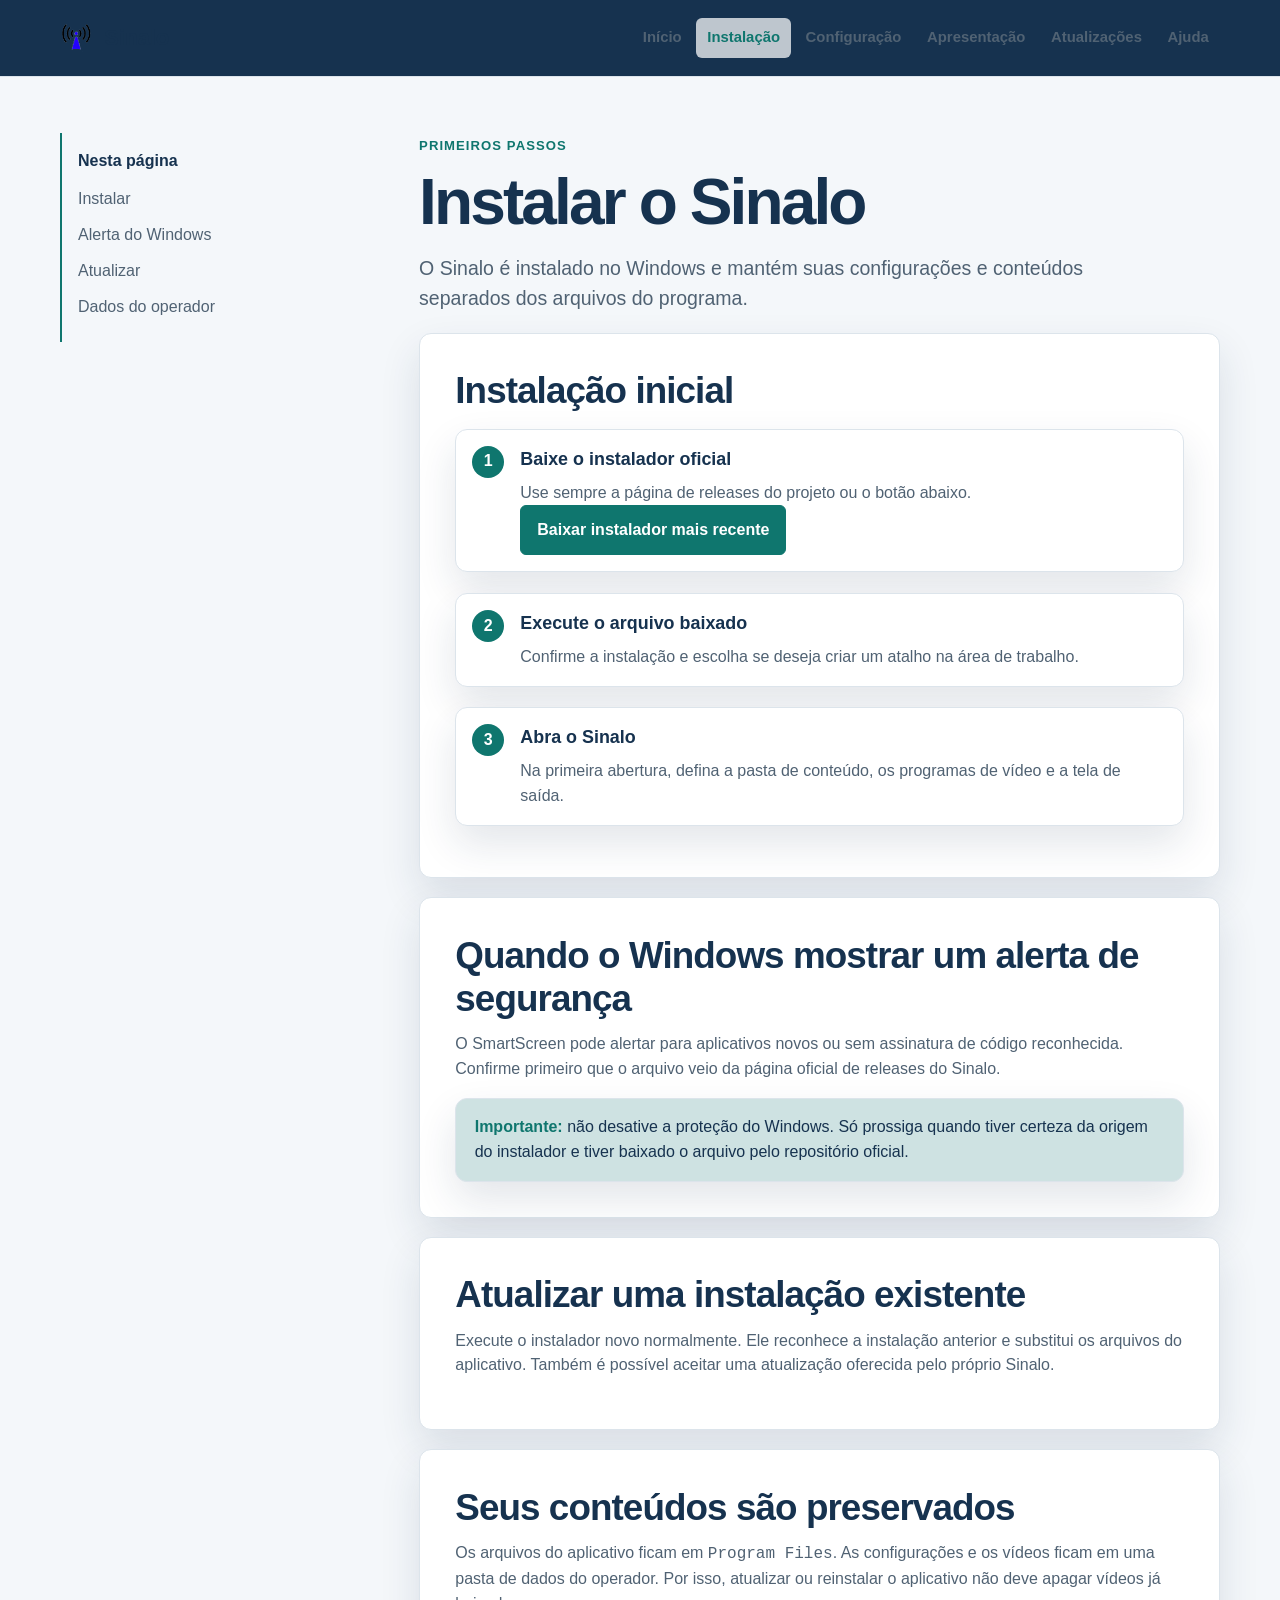
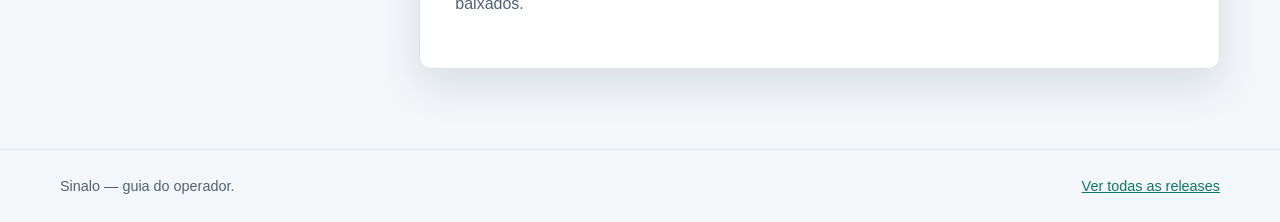
<file: site/instalacao.html>
<!doctype html>
<html lang="pt-BR"><head><meta charset="utf-8"><meta name="viewport" content="width=device-width, initial-scale=1"><meta name="description" content="Como instalar ou atualizar o Sinalo."><title>Instalação — Sinalo</title><link rel="icon" href="assets/images/sinalo.ico" media="(prefers-color-scheme: light)"><link rel="icon" href="assets/images/sinalo-dark.ico" media="(prefers-color-scheme: dark)"><link rel="stylesheet" href="assets/css/site.css"></head>
<body><a class="skip-link" href="#conteudo">Ir para o conteúdo</a><header class="site-header"><div class="header-inner"><a class="brand" href="index.html"><span class="brand-mark" aria-hidden="true">S</span>Sinalo</a><nav class="site-nav" aria-label="Navegação principal"><a href="index.html">Início</a><a aria-current="page" href="instalacao.html">Instalação</a><a href="configuracao.html">Configuração</a><a href="apresentacao.html">Apresentação</a><a href="atualizacoes.html">Atualizações</a><a href="solucao-de-problemas.html">Ajuda</a></nav></div></header>
<main id="conteudo" class="page-shell"><div class="guide-layout"><aside class="guide-nav"><strong>Nesta página</strong><a href="#instalar">Instalar</a><a href="#smartscreen">Alerta do Windows</a><a href="#atualizar">Atualizar</a><a href="#dados">Dados do operador</a></aside><div><p class="eyebrow">Primeiros passos</p><h1>Instalar o Sinalo</h1><p class="lead">O Sinalo é instalado no Windows e mantém suas configurações e conteúdos separados dos arquivos do programa.</p>
<section id="instalar" class="guide-panel"><h2>Instalação inicial</h2><ol class="step-list"><li><h3>Baixe o instalador oficial</h3><p>Use sempre a página de releases do projeto ou o botão abaixo.</p><p><a class="button button-primary" href="https://github.com/fabriciosenadev/sinalo/releases/latest/download/Sinalo-Setup-win-x64.exe">Baixar instalador mais recente</a></p></li><li><h3>Execute o arquivo baixado</h3><p>Confirme a instalação e escolha se deseja criar um atalho na área de trabalho.</p></li><li><h3>Abra o Sinalo</h3><p>Na primeira abertura, defina a pasta de conteúdo, os programas de vídeo e a tela de saída.</p></li></ol></section>
<section id="smartscreen" class="guide-panel"><h2>Quando o Windows mostrar um alerta de segurança</h2><p>O SmartScreen pode alertar para aplicativos novos ou sem assinatura de código reconhecida. Confirme primeiro que o arquivo veio da página oficial de releases do Sinalo.</p><div class="callout"><p><strong>Importante:</strong> não desative a proteção do Windows. Só prossiga quando tiver certeza da origem do instalador e tiver baixado o arquivo pelo repositório oficial.</p></div></section>
<section id="atualizar" class="guide-panel"><h2>Atualizar uma instalação existente</h2><p>Execute o instalador novo normalmente. Ele reconhece a instalação anterior e substitui os arquivos do aplicativo. Também é possível aceitar uma atualização oferecida pelo próprio Sinalo.</p></section>
<section id="dados" class="guide-panel"><h2>Seus conteúdos são preservados</h2><p>Os arquivos do aplicativo ficam em <code>Program Files</code>. As configurações e os vídeos ficam em uma pasta de dados do operador. Por isso, atualizar ou reinstalar o aplicativo não deve apagar vídeos já baixados.</p></section>
</div></div></main><footer class="site-footer"><div class="footer-inner"><p>Sinalo — guia do operador.</p><p><a href="https://github.com/fabriciosenadev/sinalo/releases">Ver todas as releases</a></p></div></footer></body></html>
</file>
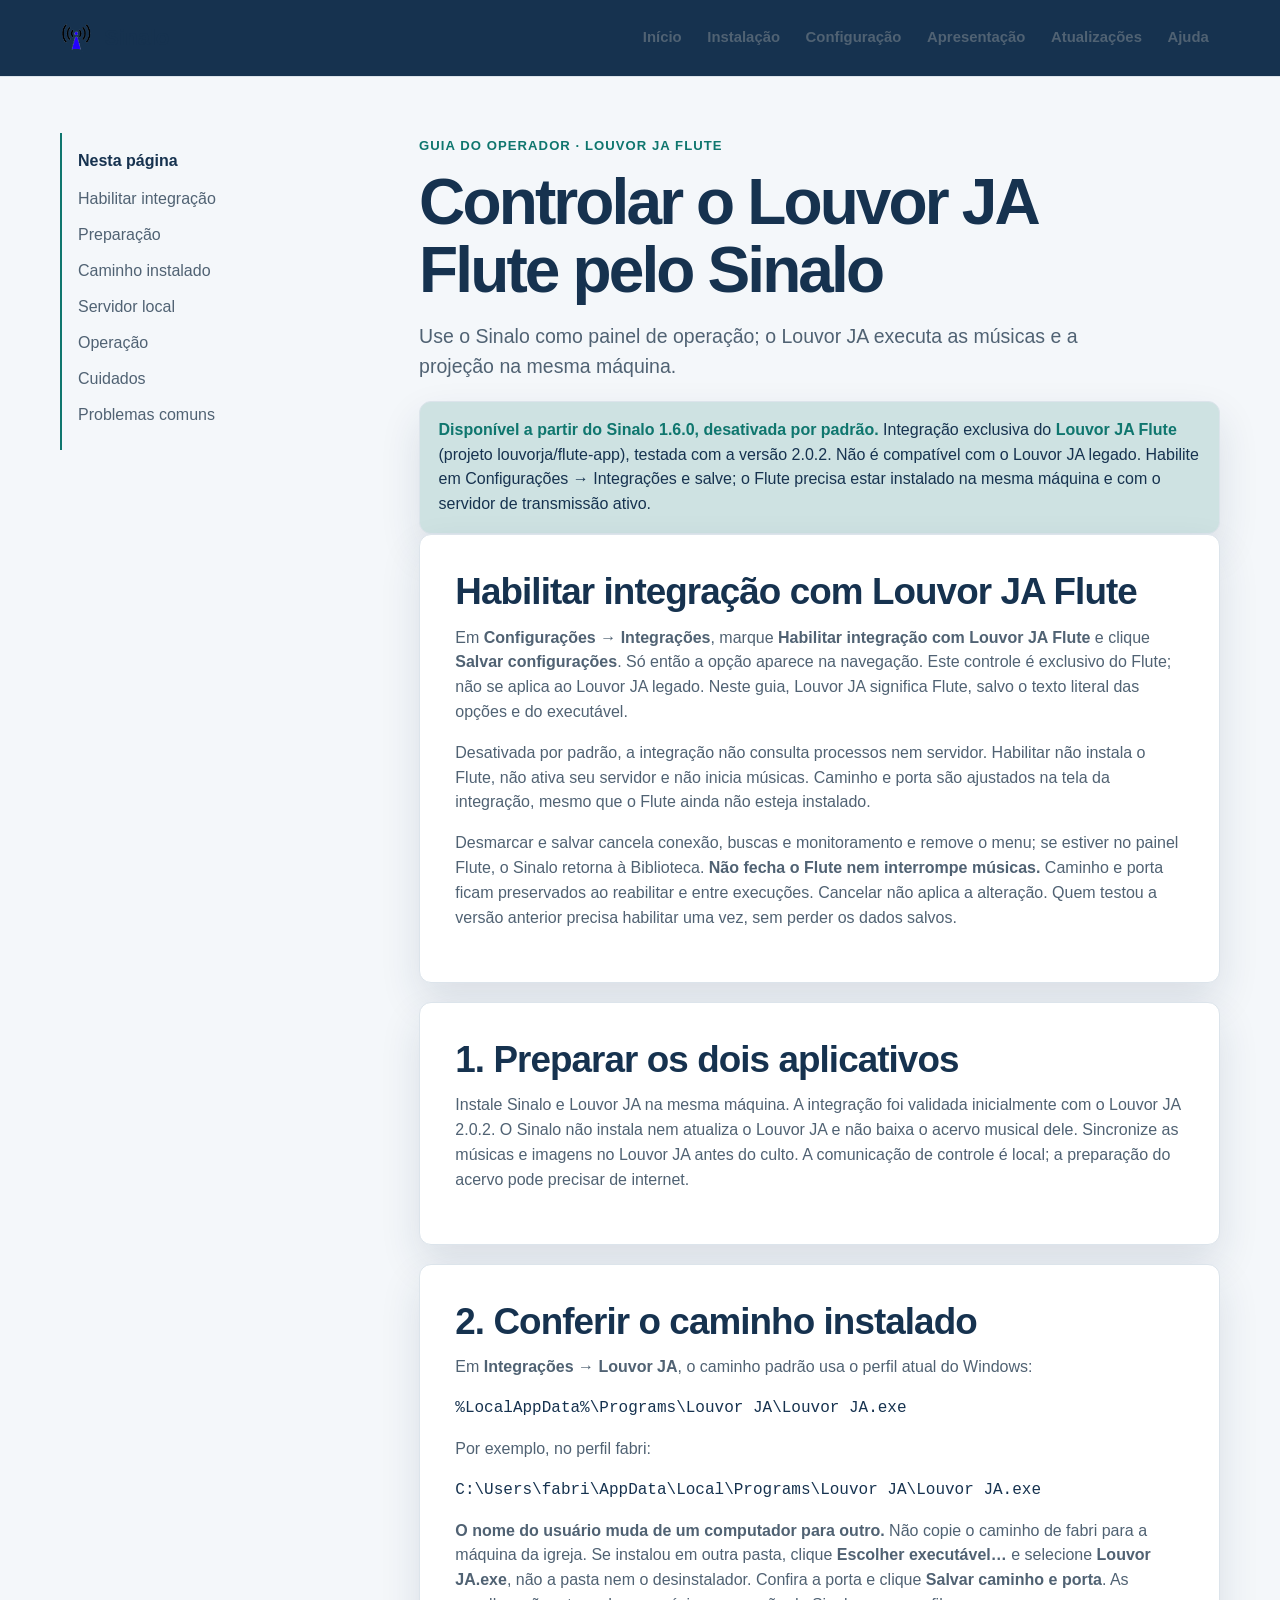
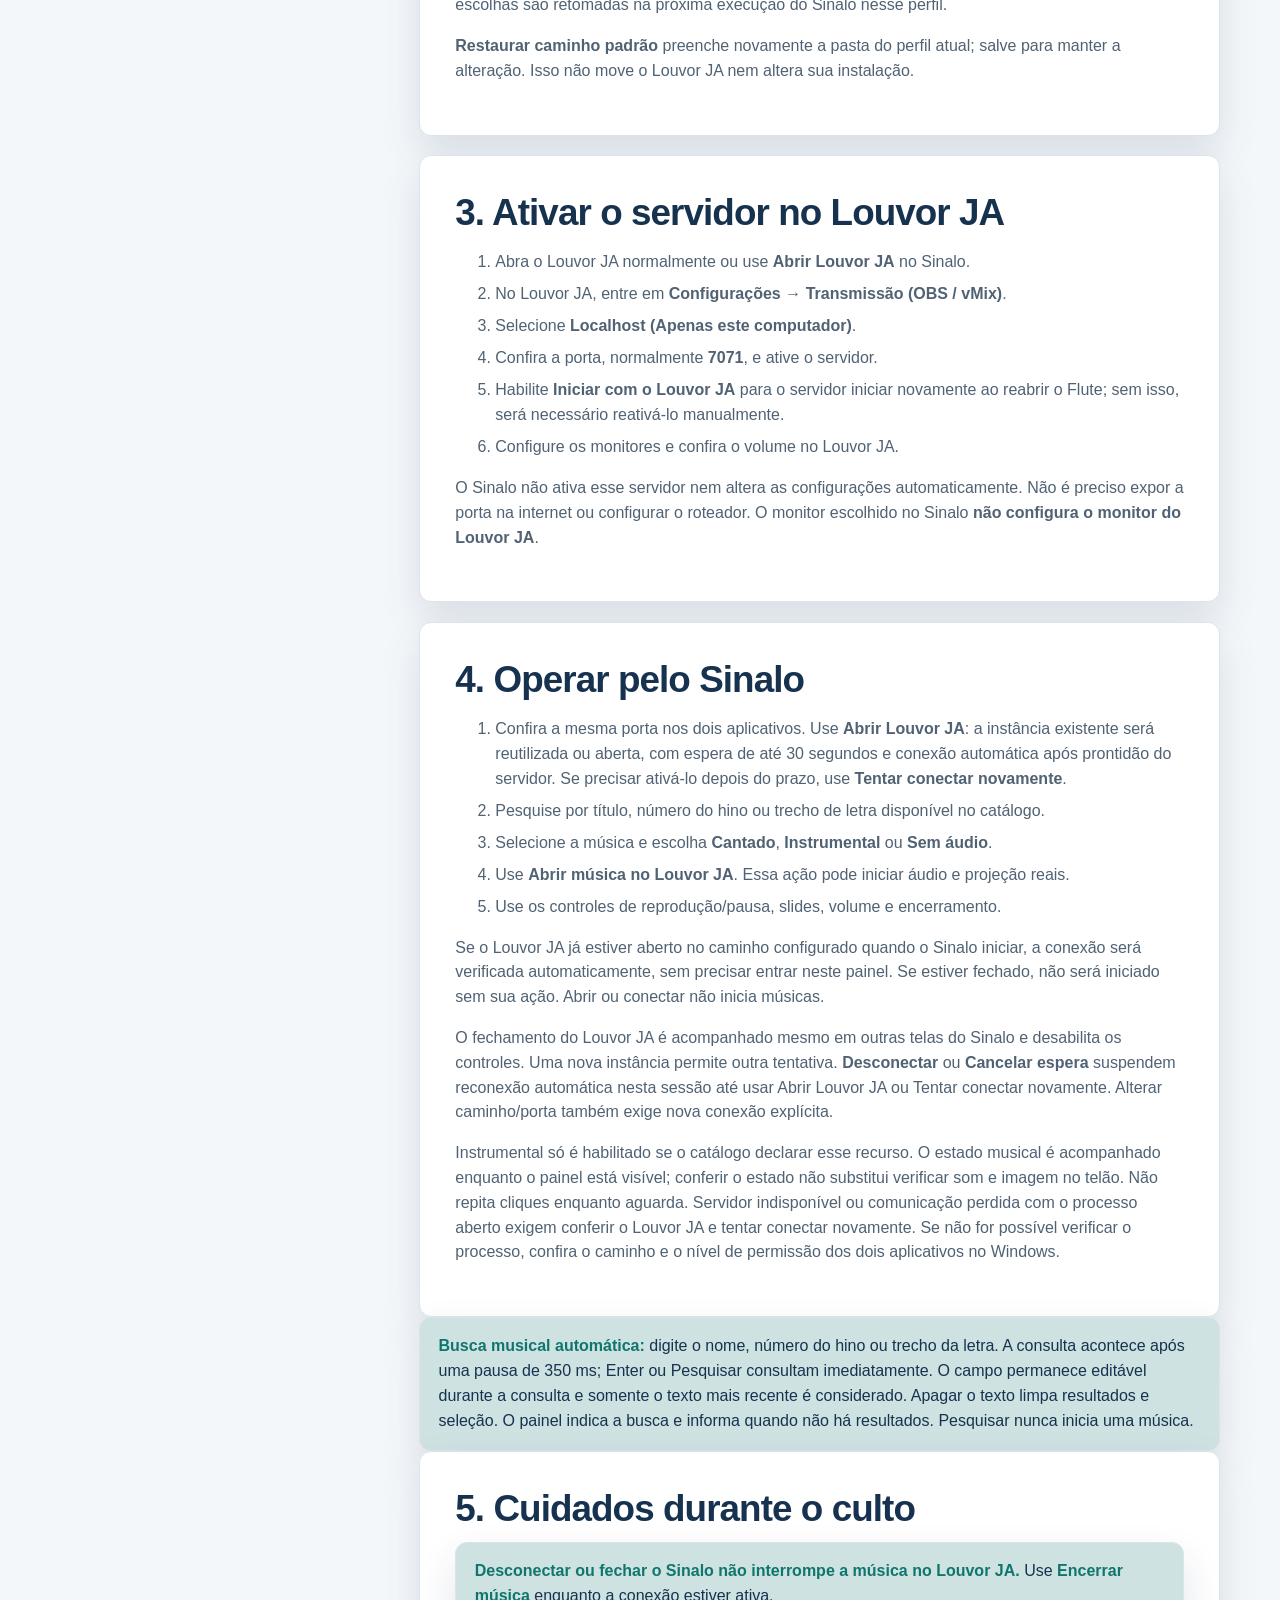
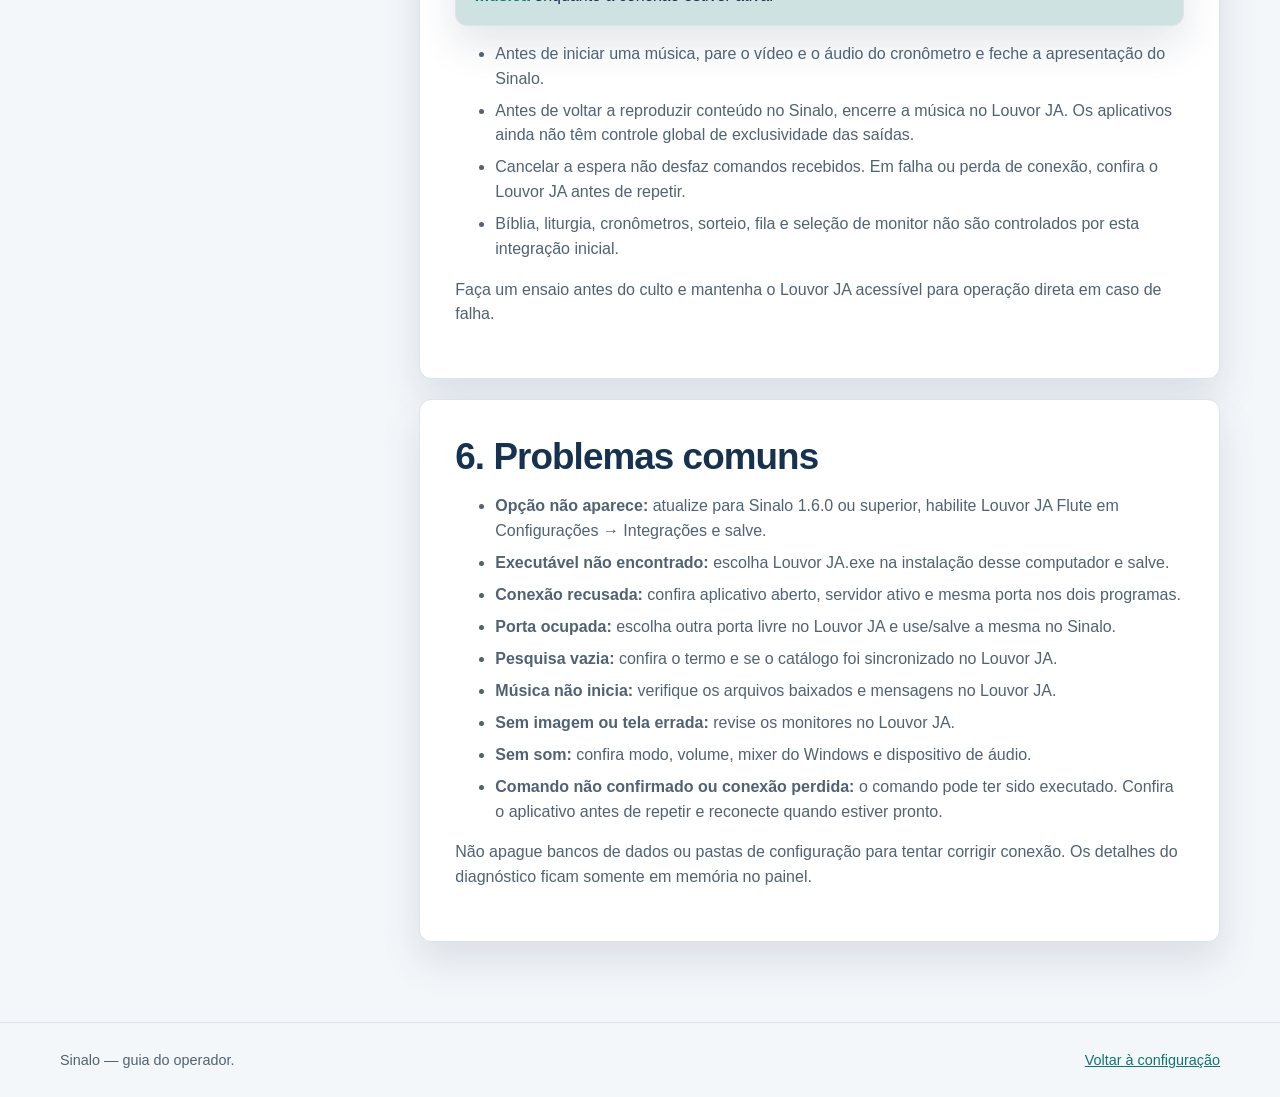
<file: site/louvor-ja.html>
<!doctype html>
<html lang="pt-BR"><head><meta charset="utf-8"><meta name="viewport" content="width=device-width, initial-scale=1"><meta name="description" content="Orientações de configuração e uso da integração opcional do Sinalo com o Louvor JA Flute instalado na mesma máquina."><title>Louvor JA Flute — Sinalo</title><link rel="icon" href="assets/images/sinalo.ico" media="(prefers-color-scheme: light)"><link rel="icon" href="assets/images/sinalo-dark.ico" media="(prefers-color-scheme: dark)"><link rel="stylesheet" href="assets/css/site.css"></head>
<body><a class="skip-link" href="#conteudo">Ir para o conteúdo</a><header class="site-header"><div class="header-inner"><a class="brand" href="index.html"><span class="brand-mark" aria-hidden="true">S</span>Sinalo</a><nav class="site-nav" aria-label="Navegação principal"><a href="index.html">Início</a><a href="instalacao.html">Instalação</a><a href="configuracao.html">Configuração</a><a href="apresentacao.html">Apresentação</a><a href="atualizacoes.html">Atualizações</a><a href="solucao-de-problemas.html">Ajuda</a></nav></div></header>
<main id="conteudo" class="page-shell"><div class="guide-layout"><aside class="guide-nav"><strong>Nesta página</strong><a href="#habilitar">Habilitar integração</a><a href="#preparacao">Preparação</a><a href="#caminho">Caminho instalado</a><a href="#servidor">Servidor local</a><a href="#operacao">Operação</a><a href="#cuidados">Cuidados</a><a href="#problemas">Problemas comuns</a></aside><div>
<p class="eyebrow">Guia do operador · Louvor JA Flute</p><h1>Controlar o Louvor JA Flute pelo Sinalo</h1><p class="lead">Use o Sinalo como painel de operação; o Louvor JA executa as músicas e a projeção na mesma máquina.</p>
<div class="callout"><p><strong>Disponível a partir do Sinalo 1.6.0, desativada por padrão.</strong> Integração exclusiva do <strong>Louvor JA Flute</strong> (projeto louvorja/flute-app), testada com a versão 2.0.2. Não é compatível com o Louvor JA legado. Habilite em Configurações → Integrações e salve; o Flute precisa estar instalado na mesma máquina e com o servidor de transmissão ativo.</p></div>
<section id="habilitar" class="guide-panel"><h2>Habilitar integração com Louvor JA Flute</h2><p>Em <strong>Configurações → Integrações</strong>, marque <strong>Habilitar integração com Louvor JA Flute</strong> e clique <strong>Salvar configurações</strong>. Só então a opção aparece na navegação. Este controle é exclusivo do Flute; não se aplica ao Louvor JA legado. Neste guia, Louvor JA significa Flute, salvo o texto literal das opções e do executável.</p><p>Desativada por padrão, a integração não consulta processos nem servidor. Habilitar não instala o Flute, não ativa seu servidor e não inicia músicas. Caminho e porta são ajustados na tela da integração, mesmo que o Flute ainda não esteja instalado.</p><p>Desmarcar e salvar cancela conexão, buscas e monitoramento e remove o menu; se estiver no painel Flute, o Sinalo retorna à Biblioteca. <strong>Não fecha o Flute nem interrompe músicas.</strong> Caminho e porta ficam preservados ao reabilitar e entre execuções. Cancelar não aplica a alteração. Quem testou a versão anterior precisa habilitar uma vez, sem perder os dados salvos.</p></section>
<section id="preparacao" class="guide-panel"><h2>1. Preparar os dois aplicativos</h2><p>Instale Sinalo e Louvor JA na mesma máquina. A integração foi validada inicialmente com o Louvor JA 2.0.2. O Sinalo não instala nem atualiza o Louvor JA e não baixa o acervo musical dele. Sincronize as músicas e imagens no Louvor JA antes do culto. A comunicação de controle é local; a preparação do acervo pode precisar de internet.</p></section>
<section id="caminho" class="guide-panel"><h2>2. Conferir o caminho instalado</h2><p>Em <strong>Integrações → Louvor JA</strong>, o caminho padrão usa o perfil atual do Windows:</p><pre><code>%LocalAppData%\Programs\Louvor JA\Louvor JA.exe</code></pre><p>Por exemplo, no perfil fabri:</p><pre><code>C:\Users\fabri\AppData\Local\Programs\Louvor JA\Louvor JA.exe</code></pre><p><strong>O nome do usuário muda de um computador para outro.</strong> Não copie o caminho de fabri para a máquina da igreja. Se instalou em outra pasta, clique <strong>Escolher executável…</strong> e selecione <strong>Louvor JA.exe</strong>, não a pasta nem o desinstalador. Confira a porta e clique <strong>Salvar caminho e porta</strong>. As escolhas são retomadas na próxima execução do Sinalo nesse perfil.</p><p><strong>Restaurar caminho padrão</strong> preenche novamente a pasta do perfil atual; salve para manter a alteração. Isso não move o Louvor JA nem altera sua instalação.</p></section>
<section id="servidor" class="guide-panel"><h2>3. Ativar o servidor no Louvor JA</h2><ol><li>Abra o Louvor JA normalmente ou use <strong>Abrir Louvor JA</strong> no Sinalo.</li><li>No Louvor JA, entre em <strong>Configurações → Transmissão (OBS / vMix)</strong>.</li><li>Selecione <strong>Localhost (Apenas este computador)</strong>.</li><li>Confira a porta, normalmente <strong>7071</strong>, e ative o servidor.</li><li>Habilite <strong>Iniciar com o Louvor JA</strong> para o servidor iniciar novamente ao reabrir o Flute; sem isso, será necessário reativá-lo manualmente.</li><li>Configure os monitores e confira o volume no Louvor JA.</li></ol><p>O Sinalo não ativa esse servidor nem altera as configurações automaticamente. Não é preciso expor a porta na internet ou configurar o roteador. O monitor escolhido no Sinalo <strong>não configura o monitor do Louvor JA</strong>.</p></section>
<section id="operacao" class="guide-panel"><h2>4. Operar pelo Sinalo</h2><ol><li>Confira a mesma porta nos dois aplicativos. Use <strong>Abrir Louvor JA</strong>: a instância existente será reutilizada ou aberta, com espera de até 30 segundos e conexão automática após prontidão do servidor. Se precisar ativá-lo depois do prazo, use <strong>Tentar conectar novamente</strong>.</li><li>Pesquise por título, número do hino ou trecho de letra disponível no catálogo.</li><li>Selecione a música e escolha <strong>Cantado</strong>, <strong>Instrumental</strong> ou <strong>Sem áudio</strong>.</li><li>Use <strong>Abrir música no Louvor JA</strong>. Essa ação pode iniciar áudio e projeção reais.</li><li>Use os controles de reprodução/pausa, slides, volume e encerramento.</li></ol><p>Se o Louvor JA já estiver aberto no caminho configurado quando o Sinalo iniciar, a conexão será verificada automaticamente, sem precisar entrar neste painel. Se estiver fechado, não será iniciado sem sua ação. Abrir ou conectar não inicia músicas.</p><p>O fechamento do Louvor JA é acompanhado mesmo em outras telas do Sinalo e desabilita os controles. Uma nova instância permite outra tentativa. <strong>Desconectar</strong> ou <strong>Cancelar espera</strong> suspendem reconexão automática nesta sessão até usar Abrir Louvor JA ou Tentar conectar novamente. Alterar caminho/porta também exige nova conexão explícita.</p><p>Instrumental só é habilitado se o catálogo declarar esse recurso. O estado musical é acompanhado enquanto o painel está visível; conferir o estado não substitui verificar som e imagem no telão. Não repita cliques enquanto aguarda. Servidor indisponível ou comunicação perdida com o processo aberto exigem conferir o Louvor JA e tentar conectar novamente. Se não for possível verificar o processo, confira o caminho e o nível de permissão dos dois aplicativos no Windows.</p></section>
<div class="callout"><p><strong>Busca musical automática:</strong> digite o nome, número do hino ou trecho da letra. A consulta acontece após uma pausa de 350 ms; Enter ou Pesquisar consultam imediatamente. O campo permanece editável durante a consulta e somente o texto mais recente é considerado. Apagar o texto limpa resultados e seleção. O painel indica a busca e informa quando não há resultados. Pesquisar nunca inicia uma música.</p></div>
<section id="cuidados" class="guide-panel"><h2>5. Cuidados durante o culto</h2><div class="callout"><p><strong>Desconectar ou fechar o Sinalo não interrompe a música no Louvor JA.</strong> Use <strong>Encerrar música</strong> enquanto a conexão estiver ativa.</p></div><ul><li>Antes de iniciar uma música, pare o vídeo e o áudio do cronômetro e feche a apresentação do Sinalo.</li><li>Antes de voltar a reproduzir conteúdo no Sinalo, encerre a música no Louvor JA. Os aplicativos ainda não têm controle global de exclusividade das saídas.</li><li>Cancelar a espera não desfaz comandos recebidos. Em falha ou perda de conexão, confira o Louvor JA antes de repetir.</li><li>Bíblia, liturgia, cronômetros, sorteio, fila e seleção de monitor não são controlados por esta integração inicial.</li></ul><p>Faça um ensaio antes do culto e mantenha o Louvor JA acessível para operação direta em caso de falha.</p></section>
<section id="problemas" class="guide-panel"><h2>6. Problemas comuns</h2><ul><li><strong>Opção não aparece:</strong> atualize para Sinalo 1.6.0 ou superior, habilite Louvor JA Flute em Configurações → Integrações e salve.</li><li><strong>Executável não encontrado:</strong> escolha Louvor JA.exe na instalação desse computador e salve.</li><li><strong>Conexão recusada:</strong> confira aplicativo aberto, servidor ativo e mesma porta nos dois programas.</li><li><strong>Porta ocupada:</strong> escolha outra porta livre no Louvor JA e use/salve a mesma no Sinalo.</li><li><strong>Pesquisa vazia:</strong> confira o termo e se o catálogo foi sincronizado no Louvor JA.</li><li><strong>Música não inicia:</strong> verifique os arquivos baixados e mensagens no Louvor JA.</li><li><strong>Sem imagem ou tela errada:</strong> revise os monitores no Louvor JA.</li><li><strong>Sem som:</strong> confira modo, volume, mixer do Windows e dispositivo de áudio.</li><li><strong>Comando não confirmado ou conexão perdida:</strong> o comando pode ter sido executado. Confira o aplicativo antes de repetir e reconecte quando estiver pronto.</li></ul><p>Não apague bancos de dados ou pastas de configuração para tentar corrigir conexão. Os detalhes do diagnóstico ficam somente em memória no painel.</p></section>
</div></div></main><footer class="site-footer"><div class="footer-inner"><p>Sinalo — guia do operador.</p><p><a href="configuracao.html">Voltar à configuração</a></p></div></footer></body></html>
</file>
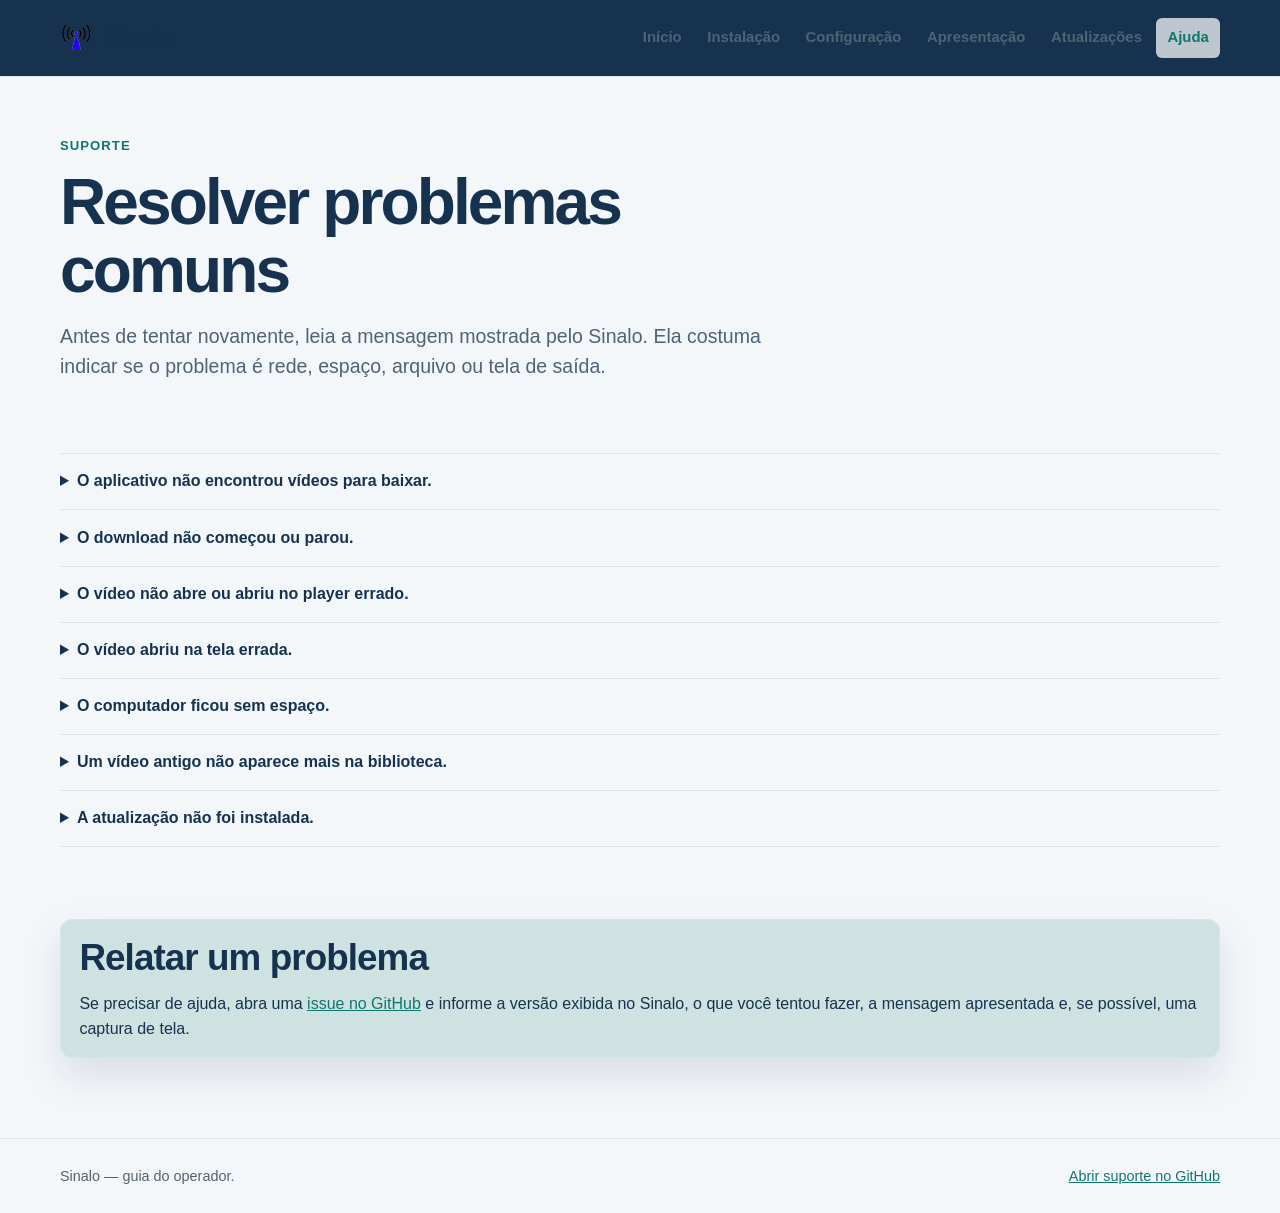
<file: site/solucao-de-problemas.html>
<!doctype html>
<html lang="pt-BR"><head><meta charset="utf-8"><meta name="viewport" content="width=device-width, initial-scale=1"><meta name="description" content="Solução de problemas do Sinalo."><title>Ajuda — Sinalo</title><link rel="icon" href="assets/images/sinalo.ico" media="(prefers-color-scheme: light)"><link rel="icon" href="assets/images/sinalo-dark.ico" media="(prefers-color-scheme: dark)"><link rel="stylesheet" href="assets/css/site.css"></head>
<body><a class="skip-link" href="#conteudo">Ir para o conteúdo</a><header class="site-header"><div class="header-inner"><a class="brand" href="index.html"><span class="brand-mark" aria-hidden="true">S</span>Sinalo</a><nav class="site-nav" aria-label="Navegação principal"><a href="index.html">Início</a><a href="instalacao.html">Instalação</a><a href="configuracao.html">Configuração</a><a href="apresentacao.html">Apresentação</a><a href="atualizacoes.html">Atualizações</a><a aria-current="page" href="solucao-de-problemas.html">Ajuda</a></nav></div></header>
<main id="conteudo" class="page-shell"><p class="eyebrow">Suporte</p><h1>Resolver problemas comuns</h1><p class="lead">Antes de tentar novamente, leia a mensagem mostrada pelo Sinalo. Ela costuma indicar se o problema é rede, espaço, arquivo ou tela de saída.</p><section class="section faq" aria-label="Perguntas frequentes">
<details><summary>O aplicativo não encontrou vídeos para baixar.</summary><p>Confira se a página oficial do programa está configurada corretamente e se existem arquivos oficiais publicados para o período escolhido. A regra de download define o que o Sinalo procura; ela não garante que já exista um arquivo disponível.</p><p>Se o vídeo estiver disponível por link, abra <strong>Vídeo por link</strong> na navegação à esquerda, consulte o vídeo e escolha o programa de destino. O download por link é separado da busca no site configurado.</p></details>
<details><summary>O download não começou ou parou.</summary><p>Abra <strong>Downloads</strong> no cabeçalho para ver o estado do pedido. Se aparecer <strong>O que aconteceu?</strong>, consulte a recomendação e os detalhes para suporte. Verifique a conexão com a internet e o espaço livre na pasta de conteúdo. O Sinalo processa uma solicitação por vez para não sobrecarregar o computador.</p></details>
<details><summary>O vídeo não abre ou abriu no player errado.</summary><p>O Sinalo tenta usar o MPV que acompanha o aplicativo. A partir da versão <strong>1.3.1</strong>, faz até três tentativas de inicialização por reprodução antes de recorrer ao VLC e, na ausência dele, ao programa padrão do Windows. A sequência termina assim que o MPV inicia ou a operação é cancelada; erros no arquivo de vídeo não provocam troca automática de player. A espera até abrir o VLC pode ficar maior enquanto o Sinalo tenta recuperar o MPV.</p><p>Reinstale a versão oficial se o MPV estiver ausente e confira a tela de saída configurada. Se o problema continuar, informe a versão do Sinalo e a mensagem apresentada.</p></details>
<details><summary>O vídeo abriu na tela errada.</summary><p>Selecione a <strong>Tela de saída</strong> na barra do espaço de trabalho e use <strong>Conferir tela</strong>. Em janela compacta, expanda a escolha de saída. Verifique também se o monitor está ligado e reconhecido pelo Windows antes de abrir o vídeo.</p></details>
<details><summary>O computador ficou sem espaço.</summary><p>Escolha outra pasta de conteúdo com espaço suficiente. Para arquivos maiores, o Sinalo verifica o espaço antes e durante a sincronização e bloqueia a operação de forma segura quando necessário.</p></details>
<details><summary>Um vídeo antigo não aparece mais na biblioteca.</summary><p>Se a limpeza automática estiver ativada, vídeos antigos podem ser removidos conforme o período de retenção configurado. Fixe os vídeos importantes antes da limpeza para preservá-los.</p></details>
<details><summary>A atualização não foi instalada.</summary><p>O Sinalo encerra automaticamente as instâncias da mesma instalação antes de atualizar. Se o instalador ainda informar que há arquivos em uso, feche qualquer Sinalo restante no Gerenciador de Tarefas e execute manualmente o instalador da release mais recente. Se o Windows alertar sobre segurança, confirme que o download veio do repositório oficial antes de prosseguir.</p></details>
</section><section class="section callout"><h2>Relatar um problema</h2><p>Se precisar de ajuda, abra uma <a href="https://github.com/fabriciosenadev/sinalo/issues">issue no GitHub</a> e informe a versão exibida no Sinalo, o que você tentou fazer, a mensagem apresentada e, se possível, uma captura de tela.</p></section></main><footer class="site-footer"><div class="footer-inner"><p>Sinalo — guia do operador.</p><p><a href="https://github.com/fabriciosenadev/sinalo/issues">Abrir suporte no GitHub</a></p></div></footer></body></html>
</file>
<file: site/assets/css/site.css>
:root {
  color-scheme: dark light;
  --bg: #0f172a;
  --surface: #172033;
  --surface-raised: #1f2937;
  --surface-muted: #0f172a;
  --header: #111c2d;
  --text: #f8fafc;
  --muted: #cbd5e1;
  --line: #334155;
  --accent: #2dd4bf;
  --accent-strong: #0f766e;
  --accent-ink: #ecfeff;
  --link: #5eead4;
  --shadow: 0 20px 50px rgb(0 0 0 / .2);
  --radius: 12px;
  --content-width: 1160px;
  font-family: "Segoe UI", Inter, Arial, sans-serif;
}

@media (prefers-color-scheme: light) {
  :root {
    --bg: #f4f7fa;
    --surface: #ffffff;
    --surface-raised: #f8fafc;
    --surface-muted: #ffffff;
    --header: #16324f;
    --text: #16324f;
    --muted: #506273;
    --line: #dce4eb;
    --accent: #0f766e;
    --accent-strong: #0f766e;
    --accent-ink: #ffffff;
    --link: #0f766e;
    --shadow: 0 18px 40px rgb(22 50 79 / .12);
  }
}

* { box-sizing: border-box; }

html { scroll-behavior: smooth; }

body {
  margin: 0;
  min-width: 320px;
  color: var(--text);
  background: var(--bg);
  font-size: 1rem;
  line-height: 1.55;
}

a { color: var(--link); }

a:focus-visible, summary:focus-visible {
  outline: 3px solid var(--accent);
  outline-offset: 4px;
  border-radius: 4px;
}

.skip-link {
  position: absolute;
  left: 1rem;
  top: -4rem;
  z-index: 20;
  padding: .7rem 1rem;
  border-radius: 8px;
  background: var(--accent);
  color: var(--accent-ink);
  font-weight: 700;
}

.skip-link:focus { top: 1rem; }

.site-header {
  border-bottom: 1px solid var(--line);
  background: var(--header);
  box-shadow: 0 1px 0 rgb(255 255 255 / .04);
}

.header-inner,
.page-shell,
.footer-inner {
  width: min(calc(100% - 2rem), var(--content-width));
  margin: 0 auto;
}

.header-inner {
  display: flex;
  align-items: center;
  justify-content: space-between;
  gap: 1.5rem;
  min-height: 76px;
}

.brand {
  color: var(--text);
  display: inline-flex;
  align-items: center;
  gap: .65rem;
  text-decoration: none;
  font-size: 1.35rem;
  font-weight: 800;
}

.brand-mark {
  display: inline-block;
  width: 34px;
  height: 34px;
  background: center / contain no-repeat url("../images/sinalo-dark.ico");
  font-size: 0;
}

@media (prefers-color-scheme: light) {
  .brand-mark { background-image: url("../images/sinalo.ico"); }
}

.site-nav { display: flex; align-items: center; gap: .2rem; }

.site-nav a {
  padding: .55rem .7rem;
  color: var(--muted);
  text-decoration: none;
  font-size: .93rem;
  font-weight: 650;
}

.site-nav a:hover, .site-nav a[aria-current="page"] {
  color: var(--accent);
  background: color-mix(in srgb, var(--surface) 72%, transparent);
  border-radius: 6px;
}

main { padding: 3.5rem 0 5rem; }

.eyebrow {
  display: inline-block;
  margin: 0 0 .8rem;
  color: var(--accent);
  font-size: .82rem;
  font-weight: 800;
  letter-spacing: .08em;
  text-transform: uppercase;
}

h1, h2, h3, p { margin-top: 0; }

h1 {
  max-width: 760px;
  margin-bottom: 1rem;
  font-size: clamp(2.1rem, 5vw, 4.4rem);
  line-height: 1.06;
  letter-spacing: -.045em;
}

h2 {
  margin-bottom: .75rem;
  font-size: clamp(1.55rem, 3vw, 2.3rem);
  line-height: 1.18;
  letter-spacing: -.025em;
}

h3 { margin-bottom: .45rem; font-size: 1.12rem; }

.lead {
  max-width: 720px;
  color: var(--muted);
  font-size: clamp(1.04rem, 2vw, 1.22rem);
}

.hero {
  display: grid;
  grid-template-columns: minmax(0, 1.25fr) minmax(280px, .75fr);
  gap: 2rem;
  align-items: stretch;
}

.hero-copy { padding: 1.2rem 0; }

.hero-card,
.card,
.guide-panel,
.callout,
.step-list > li {
  border: 1px solid var(--line);
  border-radius: var(--radius);
  background: var(--surface);
  box-shadow: var(--shadow);
}

.hero-card { padding: 1.5rem; background: var(--surface-raised); }

.status-line {
  display: flex;
  align-items: center;
  gap: .55rem;
  color: var(--muted);
  font-size: .92rem;
}

.status-dot {
  width: 10px;
  height: 10px;
  border-radius: 50%;
  background: var(--accent);
  box-shadow: 0 0 0 5px color-mix(in srgb, var(--accent) 18%, transparent);
}

.hero-card h2 { margin: 1.15rem 0 .7rem; font-size: 1.5rem; }

.button-row { display: flex; flex-wrap: wrap; gap: .8rem; margin-top: 1.6rem; }

.button {
  display: inline-flex;
  min-height: 46px;
  align-items: center;
  justify-content: center;
  padding: .72rem 1rem;
  border: 1px solid var(--line);
  border-radius: 6px;
  color: var(--text);
  font-weight: 750;
  text-align: center;
  text-decoration: none;
}

.button:hover { border-color: var(--accent); }

.button-primary {
  border-color: var(--accent);
  background: var(--accent);
  color: var(--accent-ink);
}

.button-primary:hover { background: var(--accent-strong); }

.section { margin-top: 4.5rem; }

.section-header { max-width: 720px; margin-bottom: 1.4rem; }
.section-header p { color: var(--muted); }

.card-grid {
  display: grid;
  grid-template-columns: repeat(3, minmax(0, 1fr));
  gap: 1rem;
}

.card { padding: 1.25rem; background: var(--surface-raised); }
.card p { color: var(--muted); margin-bottom: 0; }
.card a { font-weight: 700; }

.guide-layout {
  display: grid;
  grid-template-columns: minmax(0, .58fr) minmax(0, 1.42fr);
  gap: 2rem;
}

.guide-nav {
  position: sticky;
  top: 1.2rem;
  align-self: start;
  padding: 1rem;
  border-left: 2px solid var(--accent);
}

.guide-nav strong { display: block; margin-bottom: .5rem; }
.guide-nav a { display: block; padding: .35rem 0; color: var(--muted); text-decoration: none; }
.guide-nav a:hover { color: var(--accent); }

.guide-panel { padding: clamp(1.25rem, 3vw, 2.2rem); }
.guide-panel + .guide-panel { margin-top: 1.2rem; }
.guide-panel p, .guide-panel li { color: var(--muted); }
.guide-panel li + li { margin-top: .45rem; }

.step-list { display: grid; gap: .85rem; padding: 0; list-style: none; counter-reset: steps; }
.step-list > li { position: relative; padding: 1rem 1rem 1rem 4rem; counter-increment: steps; }
.step-list > li::before {
  content: counter(steps);
  position: absolute;
  left: 1rem;
  top: 1rem;
  display: grid;
  place-items: center;
  width: 2rem;
  height: 2rem;
  border-radius: 50%;
  background: var(--accent);
  color: var(--accent-ink);
  font-weight: 800;
}
.step-list h3 { color: var(--text); }
.step-list p { margin-bottom: 0; }

.callout { padding: 1rem 1.15rem; background: color-mix(in srgb, var(--surface-raised) 82%, var(--accent)); }
.callout p { margin-bottom: 0; color: var(--text); }
.callout strong { color: var(--accent); }

.faq { border-top: 1px solid var(--line); }
.faq details { border-bottom: 1px solid var(--line); padding: .95rem 0; }
.faq summary { cursor: pointer; color: var(--text); font-weight: 750; }
.faq p { margin: .7rem 1.5rem 0 0; color: var(--muted); }

.site-footer { border-top: 1px solid var(--line); }
.footer-inner {
  display: flex;
  justify-content: space-between;
  gap: 1rem;
  padding: 1.6rem 0;
  color: var(--muted);
  font-size: .9rem;
}
.footer-inner p { margin: 0; }

@media (max-width: 860px) {
  .header-inner { align-items: flex-start; flex-direction: column; gap: .4rem; padding: 1rem 0; }
  .site-nav { flex-wrap: wrap; margin-left: -.7rem; }
  .hero, .guide-layout { grid-template-columns: 1fr; }
  .card-grid { grid-template-columns: repeat(2, minmax(0, 1fr)); }
  .guide-nav { position: static; }
}

@media (max-width: 560px) {
  .header-inner, .page-shell, .footer-inner { width: min(calc(100% - 1.3rem), var(--content-width)); }
  main { padding-top: 2.2rem; }
  .card-grid { grid-template-columns: 1fr; }
  .footer-inner { flex-direction: column; }
}
</file>
